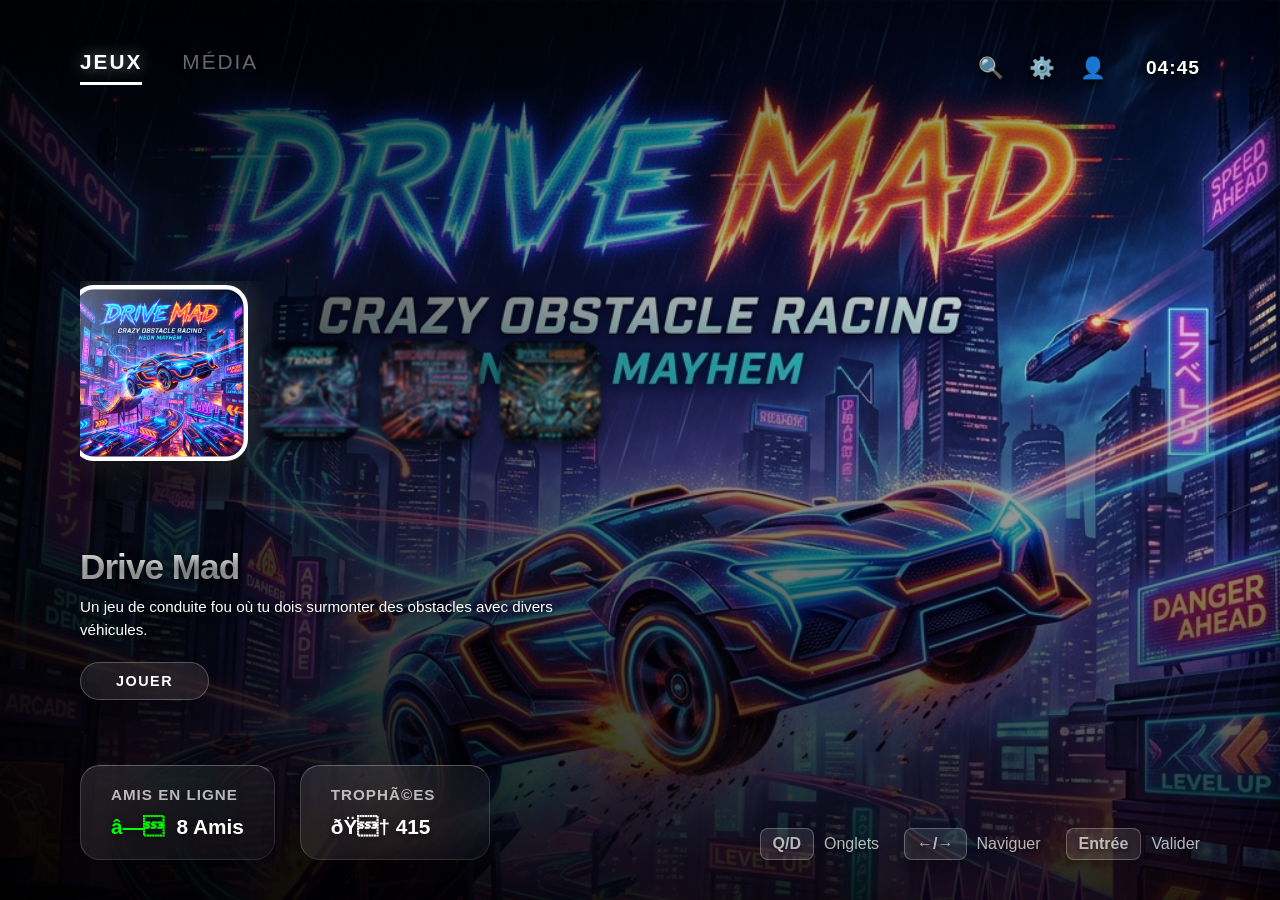
<file: PS5/index.html>
<!DOCTYPE html>
<html lang="fr">
<head>
    <meta charset="UTF-8">
    <meta name="viewport" content="width=device-width, initial-scale=1.0">
    <title>PS5 Console Experience - PC</title>
    <style>
        :root {
            --ps-blue: #0072ce;
            --font-main: 'Segoe UI', Roboto, Helvetica, Arial, sans-serif;
            --transition: all 0.3s cubic-bezier(0.25, 0.8, 0.25, 1);
        }

        * { margin: 0; padding: 0; box-sizing: border-box; outline: none; user-select: none; }

        body {
            background: linear-gradient(135deg, #0f2027, #203a43, #2c5364);
            background-color: #000;
            color: #fff;
            font-family: var(--font-main);
            overflow: hidden;
            height: 100vh;
            width: 100vw;
        }

        /* ArriÃ¨re-plan avec flou et dÃ©gradÃ© */
        .ps5-bg {
            position: fixed;
            top: 0; left: 0; width: 100%; height: 100%;
            background-size: cover;
            background-position: top center;
            transition: background-image 0.8s ease-in-out, opacity 0.8s ease-in-out;
            z-index: 1;
        }

        .ps5-bg::after {
            content: '';
            position: absolute;
            top: 0; left: 0; width: 100%; height: 100%;
            background: linear-gradient(to right, rgba(0,0,0,0.85) 0%, rgba(0,0,0,0.3) 50%, rgba(0,0,0,0) 100%),
                        linear-gradient(to bottom, rgba(0,0,0,0.5) 0%, rgba(0,0,0,0) 30%, rgba(0,0,0,0.85) 100%);
        }

        /* Layout Principal */
        .interface {
            display: flex;
            flex-direction: column;
            height: 100vh;
            padding: 50px 80px;
            position: relative;
            z-index: 2;
        }

        /* Top Navigation */
        .top-nav {
            display: flex;
            justify-content: space-between;
            align-items: center;
            margin-bottom: 40px;
            text-shadow: 0 2px 10px rgba(0,0,0,0.8);
        }

        .menu-tabs {
            display: flex;
            gap: 40px;
        }

        .menu-tabs span {
            font-size: 1.3rem;
            opacity: 0.4;
            font-weight: 500;
            cursor: pointer;
            transition: var(--transition);
            padding-bottom: 8px;
            border-bottom: 3px solid transparent;
            text-transform: uppercase;
            letter-spacing: 2px;
        }

        .menu-tabs span:hover { opacity: 0.8; }
        .menu-tabs span.active { opacity: 1; font-weight: 700; border-bottom: 3px solid white; text-shadow: 0 0 15px rgba(255,255,255,0.5); }

        .system-info { display: flex; align-items: center; gap: 25px; font-size: 1.3rem; }
        .system-info span { cursor: pointer; transition: 0.3s; filter: drop-shadow(0 2px 4px rgba(0,0,0,0.5)); }
        .system-info span:hover { transform: scale(1.2) translateY(-2px); text-shadow: 0 0 10px white; }
        #clock { font-weight: 600; font-size: 1.2rem; margin-left: 15px; letter-spacing: 1px; }

        /* Game Section */
        .game-display {
            display: flex;
            flex-direction: column;
            flex-grow: 1;
            justify-content: flex-end; /* Pousse le contenu vers le bas comme sur PS5 */
            padding-bottom: 150px;
        }

        /* Carrousel de Jeux */
        .game-carousel {
            display: flex;
            align-items: center;
            gap: 20px;
            margin-bottom: 30px;
            padding: 30px 0;
            overflow-x: auto;
            scroll-behavior: smooth;
            scrollbar-width: none; 
            -ms-overflow-style: none;
            /* Laisse de la place pour l'ombre de l'Ã©lÃ©ment actif */
        }
        .game-carousel::-webkit-scrollbar { display: none; }

        .game-item {
            flex-shrink: 0;
            width: 100px;
            height: 100px;
            border-radius: 20px;
            background-size: cover;
            background-position: center;
            border: 2px solid transparent;
            cursor: pointer;
            transition: all 0.4s cubic-bezier(0.175, 0.885, 0.32, 1.275);
            filter: brightness(0.6) saturate(0.7) blur(1px);
            box-shadow: 0 5px 15px rgba(0,0,0,0.5);
            position: relative;
            transform-origin: bottom center;
        }

        .game-item:hover { filter: brightness(0.9) saturate(1) blur(0px); transform: translateY(-8px) scale(1.05); border-color: rgba(255,255,255,0.3); }

        .game-item.active {
            width: 160px;
            height: 160px;
            border-color: #fff;
            border-width: 4px;
            filter: brightness(1) saturate(1.3) blur(0px);
            transform: translateY(-10px) scale(1.1);
            box-shadow: 0 20px 50px rgba(0,0,0,0.8), 0 0 30px rgba(255,255,255,0.3);
            z-index: 10;
        }
        
        /* Effet de brillance (glare) sur l'Ã©lÃ©ment actif */
        .game-item::after {
            content: '';
            position: absolute;
            top: 0; left: 0; right: 0; bottom: 0;
            border-radius: 16px;
            background: linear-gradient(135deg, rgba(255,255,255,0.4) 0%, rgba(255,255,255,0) 50%);
            opacity: 0;
            transition: opacity 0.4s;
            pointer-events: none;
        }
        .game-item.active::after { opacity: 1; }

        /* En-tÃªte du jeu (Titre + Bouton) */
        .game-header {
            margin-top: 15px;
            max-width: 600px;
            min-height: 120px; 
        }

        .game-header h1 {
            font-size: 2.2rem;
            font-weight: 600;
            letter-spacing: -1px;
            margin-bottom: 8px;
            text-shadow: 0 3px 12px rgba(0,0,0,0.8);
            line-height: 1.2;
            background: linear-gradient(to bottom, #fff 0%, #ccc 100%);
            -webkit-background-clip: text;
            background-clip: text;
            -webkit-text-fill-color: transparent;
            color: transparent;
        }

        .game-header p {
            font-size: 0.95rem;
            opacity: 0.8;
            line-height: 1.5;
            text-shadow: 0 2px 10px rgba(0,0,0,0.9);
            margin-bottom: 20px;
            max-width: 500px;
        }

        /* Bouton Jouer */
        .play-btn {
            background: rgba(255, 255, 255, 0.08);
            backdrop-filter: blur(15px);
            -webkit-backdrop-filter: blur(15px);
            border: 1px solid rgba(255, 255, 255, 0.25);
            color: white;
            padding: 10px 35px;
            font-size: 0.9rem;
            font-weight: 600;
            border-radius: 25px;
            cursor: pointer;
            transition: all 0.3s cubic-bezier(0.25, 0.8, 0.25, 1);
            box-shadow: 0 5px 15px rgba(0,0,0,0.3);
            text-transform: uppercase;
            letter-spacing: 1.5px;
            position: relative;
            overflow: hidden;
        }

        .play-btn::before {
            content: '';
            position: absolute;
            top: 0; left: -100%; width: 50%; height: 100%;
            background: linear-gradient(to right, transparent, rgba(255,255,255,0.4), transparent);
            transform: skewX(-20deg);
            transition: 0.5s;
        }

        .play-btn:hover {
            background: rgba(255, 255, 255, 0.95);
            color: #111;
            transform: scale(1.05) translateY(-1px);
            box-shadow: 0 8px 25px rgba(255,255,255,0.3);
            border-color: white;
        }
        
        .play-btn:hover::before { left: 150%; }
        .play-btn:active { transform: scale(0.96); }

        /* Lancement du jeu (Overlay personnalisÃ©) */
        .launch-overlay {
            position: fixed;
            top: 0; left: 0; width: 100vw; height: 100vh;
            z-index: 100;
            display: flex;
            flex-direction: column;
            justify-content: center;
            align-items: center;
            opacity: 0;
            pointer-events: none;
            transition: opacity 0.6s ease;
            overflow: hidden;
        }
        .launch-overlay .lo-bg {
            position: absolute; top:0;left:0;width:100%;height:100%;
            background-size: cover; background-position: center;
            filter: blur(25px) brightness(0.4); transform: scale(1.15);
        }
        .launch-overlay .lo-gradient {
            position: absolute; top:0;left:0;width:100%;height:100%;
            background: radial-gradient(ellipse at center, rgba(0,0,0,0.2) 0%, rgba(0,0,0,0.85) 100%);
        }
        .launch-overlay.active { opacity: 1; pointer-events: all; }

        .launch-content {
            position: relative; z-index: 2; text-align: center;
            display: flex; flex-direction: column; align-items: center; gap: 20px;
        }
        .launch-icon {
            width: 120px; height: 120px; border-radius: 28px;
            background-size: cover; background-position: center;
            box-shadow: 0 15px 50px rgba(0,0,0,0.7);
            animation: launchIconPulse 2s infinite ease-in-out;
        }
        .launch-title {
            font-size: 2rem; font-weight: 600; color: white;
            text-shadow: 0 0 30px rgba(255,255,255,0.3); letter-spacing: 1px;
        }
        .launch-subtitle {
            font-size: 0.85rem; opacity: 0.6; color: white;
            text-transform: uppercase; letter-spacing: 3px;
        }
        .launch-progress-bar {
            width: 200px; height: 3px; background: rgba(255,255,255,0.15);
            border-radius: 3px; overflow: hidden; margin-top: 10px;
        }
        .launch-progress-fill {
            width: 0%; height: 100%; border-radius: 3px;
            background: linear-gradient(90deg, #0072ce, #00d4ff);
            animation: loadBar 2.5s ease-in-out forwards;
        }
        @keyframes loadBar { 0%{width:0%} 60%{width:70%} 100%{width:100%} }
        @keyframes launchIconPulse {
            0%,100%{transform:scale(1);box-shadow:0 15px 50px rgba(0,0,0,0.7)}
            50%{transform:scale(1.04);box-shadow:0 20px 60px rgba(0,114,206,0.4)}
        }

        /* Modal Panel (Settings, Profile, Search) */
        .modal-panel {
            position: fixed; top:0; right:-450px; width:420px; height:100vh;
            background: linear-gradient(180deg, rgba(20,20,30,0.97) 0%, rgba(10,10,18,0.99) 100%);
            backdrop-filter: blur(40px); z-index: 90;
            transition: right 0.4s cubic-bezier(0.25,0.8,0.25,1);
            border-left: 1px solid rgba(255,255,255,0.08);
            padding: 40px 30px; overflow-y: auto;
            box-shadow: -10px 0 40px rgba(0,0,0,0.6);
        }
        .modal-panel.open { right: 0; }
        .modal-panel-header {
            display:flex; justify-content:space-between; align-items:center;
            margin-bottom: 30px; padding-bottom: 15px;
            border-bottom: 1px solid rgba(255,255,255,0.1);
        }
        .modal-panel-header h2 {
            font-size: 1.3rem; font-weight: 600; color: #fff;
        }
        .modal-close {
            background: rgba(255,255,255,0.1); border: none; color: white;
            width: 32px; height: 32px; border-radius: 50%; cursor: pointer;
            font-size: 1.1rem; display:flex;align-items:center;justify-content:center;
            transition: 0.3s;
        }
        .modal-close:hover { background: rgba(255,255,255,0.25); }
        .modal-overlay {
            position:fixed;top:0;left:0;width:100%;height:100%;
            background:rgba(0,0,0,0.5);z-index:89;
            opacity:0;pointer-events:none;transition:opacity 0.3s;
        }
        .modal-overlay.open { opacity:1;pointer-events:all; }

        .setting-item {
            display:flex;justify-content:space-between;align-items:center;
            padding:14px 0; border-bottom:1px solid rgba(255,255,255,0.05);
        }
        .setting-item label { font-size:0.9rem; color:rgba(255,255,255,0.8); }
        .toggle-switch {
            width:42px;height:22px;background:rgba(255,255,255,0.15);border-radius:11px;
            position:relative;cursor:pointer;transition:0.3s;
        }
        .toggle-switch.on { background:#0072ce; }
        .toggle-switch::after {
            content:'';position:absolute;top:2px;left:2px;width:18px;height:18px;
            background:white;border-radius:50%;transition:0.3s;
        }
        .toggle-switch.on::after { left:22px; }

        .profile-avatar {
            width:90px;height:90px;border-radius:50%;margin:0 auto 12px;
            background:linear-gradient(135deg,#0072ce,#00d4ff);display:flex;
            align-items:center;justify-content:center;font-size:2.2rem;
            position:relative;cursor:pointer;transition:0.3s;
            box-shadow:0 6px 25px rgba(0,114,206,0.4);
        }
        .profile-avatar:hover { transform:scale(1.06); box-shadow:0 8px 30px rgba(0,114,206,0.6); }
        .profile-avatar .edit-badge {
            position:absolute;bottom:0;right:0;width:26px;height:26px;border-radius:50%;
            background:rgba(0,0,0,0.7);border:2px solid rgba(255,255,255,0.3);
            display:flex;align-items:center;justify-content:center;font-size:0.7rem;
        }
        .profile-name { text-align:center;font-size:1.15rem;font-weight:600;color:white;margin-bottom:3px; }
        .profile-name-edit { background:none;border:none;color:white;font-size:1.15rem;font-weight:600;text-align:center;width:100%;font-family:var(--font-main);outline:none;border-bottom:1px solid transparent;transition:0.2s; }
        .profile-name-edit:focus { border-bottom-color:var(--ps-blue); }
        .profile-id { text-align:center;font-size:0.75rem;color:rgba(255,255,255,0.35);margin-bottom:8px; }
        .profile-status { text-align:center;font-size:0.7rem;margin-bottom:18px; display:flex;justify-content:center;gap:6px;align-items:center; }
        .profile-status .dot { width:8px;height:8px;border-radius:50%; }
        .profile-section-title {
            font-size:0.7rem;text-transform:uppercase;letter-spacing:1.5px;
            color:rgba(255,255,255,0.3);margin:16px 0 8px;padding-top:10px;
            border-top:1px solid rgba(255,255,255,0.06);
        }
        .profile-stat {
            display:flex;justify-content:space-between;padding:10px 0;
            border-bottom:1px solid rgba(255,255,255,0.04);color:rgba(255,255,255,0.65);
            font-size:0.85rem;
        }
        .profile-stat span:last-child { color:white;font-weight:600; }
        .profile-xp-bar { width:100%;height:6px;background:rgba(255,255,255,0.1);border-radius:6px;overflow:hidden;margin:6px 0 4px; }
        .profile-xp-fill { height:100%;border-radius:6px;background:linear-gradient(90deg,var(--ps-blue),#00d4ff);transition:width 0.8s ease; }
        .profile-xp-text { display:flex;justify-content:space-between;font-size:0.65rem;color:rgba(255,255,255,0.35); }
        .trophy-row { display:flex;gap:10px;margin:8px 0; }
        .trophy-badge { flex:1;text-align:center;padding:10px 4px;background:rgba(255,255,255,0.04);border-radius:10px;border:1px solid rgba(255,255,255,0.06); }
        .trophy-badge .emoji { font-size:1.2rem;display:block;margin-bottom:4px; }
        .trophy-badge .count { font-size:0.85rem;font-weight:700;color:white; }
        .trophy-badge .label { font-size:0.6rem;color:rgba(255,255,255,0.35);text-transform:uppercase;letter-spacing:0.5px; }
        .friend-item { display:flex;align-items:center;gap:10px;padding:7px 0; }
        .friend-avatar { width:28px;height:28px;border-radius:50%;display:flex;align-items:center;justify-content:center;font-size:0.7rem;flex-shrink:0; }
        .friend-info { flex:1;min-width:0; }
        .friend-info h5 { font-size:0.8rem;font-weight:500;color:rgba(255,255,255,0.85);white-space:nowrap;overflow:hidden;text-overflow:ellipsis; }
        .friend-info p { font-size:0.65rem;color:rgba(255,255,255,0.35); }
        .friend-status { width:8px;height:8px;border-radius:50%;flex-shrink:0; }
        .profile-action {
            display:flex;align-items:center;gap:12px;padding:11px 0;
            border-bottom:1px solid rgba(255,255,255,0.04);cursor:pointer;
            color:rgba(255,255,255,0.6);font-size:0.85rem;transition:0.2s;
        }
        .profile-action:hover { color:white; }
        .profile-action .act-icon { font-size:1rem;width:22px;text-align:center; }
        .profile-action.danger { color:rgba(229,9,20,0.7); }
        .profile-action.danger:hover { color:#e50914; }

        .search-input {
            width:100%;padding:12px 18px;background:rgba(255,255,255,0.08);
            border:1px solid rgba(255,255,255,0.15);border-radius:12px;
            color:white;font-size:0.95rem;font-family:var(--font-main);
            margin-bottom:20px;transition:0.3s;
        }
        .search-input:focus { border-color:#0072ce;background:rgba(255,255,255,0.12);outline:none; }
        .search-input::placeholder { color:rgba(255,255,255,0.3); }
        .search-result {
            display:flex;align-items:center;gap:12px;padding:10px;
            border-radius:10px;cursor:pointer;transition:0.2s;
        }
        .search-result:hover { background:rgba(255,255,255,0.08); }
        .search-result-icon {
            width:40px;height:40px;border-radius:10px;background-size:cover;
            background-position:center;flex-shrink:0;
        }
        .search-result-text h4 { font-size:0.9rem;color:white;margin-bottom:2px; }
        .search-result-text p { font-size:0.75rem;color:rgba(255,255,255,0.4); }

        /* Widgets (Bottom) */
        .widgets-container {
            position: absolute;
            bottom: 40px;
            left: 80px;
            display: flex;
            gap: 25px;
        }

        .widget {
            background: linear-gradient(135deg, rgba(255,255,255,0.1) 0%, rgba(255,255,255,0.02) 100%);
            backdrop-filter: blur(30px);
            -webkit-backdrop-filter: blur(30px);
            padding: 20px 30px;
            border-radius: 20px;
            border: 1px solid rgba(255,255,255,0.1);
            border-top: 1px solid rgba(255,255,255,0.3);
            border-left: 1px solid rgba(255,255,255,0.2);
            transition: var(--transition);
            cursor: pointer;
            min-width: 190px;
            box-shadow: 0 15px 35px rgba(0,0,0,0.4);
        }

        .widget:hover {
            background: linear-gradient(135deg, rgba(255,255,255,0.15) 0%, rgba(255,255,255,0.05) 100%);
            transform: translateY(-8px) scale(1.02);
            border-color: rgba(255,255,255,0.4);
            box-shadow: 0 20px 40px rgba(0,0,0,0.6);
        }

        .widget h4 { font-size: 0.95rem; text-transform: uppercase; opacity: 0.7; margin-bottom: 12px; font-weight: 600; letter-spacing: 1px;}
        .widget-content { font-weight: 700; font-size: 1.3rem; display: flex; align-items: center; gap: 12px; text-shadow: 0 2px 5px rgba(0,0,0,0.5); }

        /* Guide des contrÃ´les */
        .controls-hint {
            position: absolute;
            bottom: 40px;
            right: 80px;
            display: flex;
            gap: 25px;
            opacity: 0.7;
            font-size: 1rem;
            font-weight: 500;
        }

        .controls-hint div {
            display: flex;
            align-items: center;
            gap: 10px;
            text-shadow: 0 2px 4px rgba(0,0,0,0.8);
        }

        .key {
            background: rgba(255,255,255,0.15);
            backdrop-filter: blur(10px);
            padding: 6px 12px;
            border-radius: 8px;
            font-weight: 700;
            border: 1px solid rgba(255,255,255,0.4);
            box-shadow: 0 4px 10px rgba(0,0,0,0.3);
        }

        /* Animations */
        @keyframes slideIn { 
            from { transform: translateY(30px) scale(0.95); opacity: 0; filter: blur(5px); } 
            to { transform: translateY(0) scale(1); opacity: 1; filter: blur(0); } 
        }
        @keyframes pulseLogo {
            0%, 100% { opacity: 1; transform: scale(1); filter: drop-shadow(0 0 10px white); }
            50% { opacity: 0.6; transform: scale(0.98); filter: drop-shadow(0 0 2px white); }
        }

        /* =========================================
           RESPONSIVE DESIGN (Tablettes & Mobiles)
           ========================================= */
        @media (max-width: 1024px) {
            .interface { padding: 30px 40px; }
            .widgets-container { left: 40px; bottom: 20px; }
            .controls-hint { right: 40px; bottom: 20px; }
        }

        @media (max-width: 768px) {
            body { background-size: cover; background-position: center; }
            .interface { padding: 20px; }
            .top-nav { flex-direction: column; gap: 20px; margin-bottom: 20px; }
            .menu-tabs { width: 100%; justify-content: center; gap: 30px; }
            .system-info { width: 100%; justify-content: center; gap: 20px; font-size: 1.1rem; }
            
            .game-display { padding-bottom: 80px; }
            .game-carousel { padding: 15px 0; margin-bottom: 10px; }
            .game-item { width: 70px; height: 70px; }
            .game-item.active { width: 120px; height: 120px; transform: translateY(-5px) scale(1.1); }
            
            .game-header { text-align: center; margin: 0 auto; display: flex; flex-direction: column; align-items: center; }
            .game-header h1 { font-size: 1.8rem; }
            .game-header p { font-size: 0.85rem; max-width: 100%; }
            .play-btn { width: 100%; max-width: 200px; padding: 12px 20px; }
            
            .widgets-container { display: none; } /* Hide widgets on small screens */
            .controls-hint { display: none; } /* Hide keyboard controls on mobile */
            
            .modal-panel { width: 95vw; height: 90vh; }
        }

    </style>
</head>
<body>

    <!-- Overlay de lancement personnalisÃ© -->
    <div class="launch-overlay" id="launch-overlay">
        <div class="lo-bg" id="lo-bg"></div>
        <div class="lo-gradient"></div>
        <div class="launch-content">
            <div class="launch-icon" id="launch-icon"></div>
            <div class="launch-title" id="launch-title">Chargement...</div>
            <div class="launch-subtitle" id="launch-subtitle">PrÃ©paration</div>
            <div class="launch-subtitle" id="launch-subtitle">Préparation</div>
            <div class="launch-progress-bar"><div class="launch-progress-fill" id="launch-fill"></div></div>
        </div>
    </div>

    <!-- Modal Overlay -->
    <div class="modal-overlay" id="modal-overlay" onclick="closeAllPanels()"></div>

    <!-- Panneau Recherche -->
    <div class="modal-panel" id="panel-search">
        <div class="modal-panel-header"><h2>🔍 Recherche</h2><button class="modal-close" onclick="closeAllPanels()">✕</button></div>
        <input type="text" class="search-input" id="search-input" placeholder="Rechercher un jeu ou média..." oninput="filterSearch()">
        <div id="search-results"></div>
    </div>

    <div class="modal-panel" id="panel-settings">
        <div class="modal-panel-header"><h2>⚙️ Paramètres</h2><button class="modal-close" onclick="closeAllPanels()">✕</button></div>
        
        <div style="font-size:0.75rem;text-transform:uppercase;letter-spacing:1.5px;color:rgba(255,255,255,0.35);margin-bottom:10px;margin-top:5px;">Affichage</div>
        
        <div class="setting-item">
            <label>Échelle de l'interface</label>
            <div style="display:flex;align-items:center;gap:8px;">
                <span id="scale-val" style="font-size:0.8rem;color:rgba(255,255,255,0.6);min-width:35px;text-align:right;">100%</span>
                <input type="range" min="70" max="130" value="100" id="scale-slider" oninput="applyScale(this.value)" style="width:100px;accent-color:#0072ce;">
            </div>
        </div>
        <div class="setting-item">
            <label>Flou de l'arrière-plan</label>
            <div style="display:flex;align-items:center;gap:8px;">
                <span id="blur-val" style="font-size:0.8rem;color:rgba(255,255,255,0.6);min-width:25px;text-align:right;">0</span>
                <input type="range" min="0" max="20" value="0" id="blur-slider" oninput="applyBlur(this.value)" style="width:100px;accent-color:#0072ce;">
            </div>
        </div>
        <div class="setting-item"><label>Mode sombre renforcé</label><div class="toggle-switch" id="toggle-dark" onclick="toggleSetting(this)"></div></div>
        <div class="setting-item"><label>Afficher les widgets</label><div class="toggle-switch on" id="toggle-widgets" onclick="toggleSetting(this)"></div></div>
        <div class="setting-item"><label>Afficher les contrôles</label><div class="toggle-switch on" id="toggle-controls" onclick="toggleSetting(this)"></div></div>
        <div class="setting-item"><label>Plein écran</label><div class="toggle-switch" id="toggle-fs" onclick="toggleFullscreen(this)"></div></div>

        <div style="font-size:0.75rem;text-transform:uppercase;letter-spacing:1.5px;color:rgba(255,255,255,0.35);margin:18px 0 10px;">Audio</div>
        
        <div class="setting-item"><label>Son de navigation</label><div class="toggle-switch on" id="toggle-sound" onclick="toggleSetting(this)"></div></div>
        <div class="setting-item">
            <label>Volume</label>
            <div style="display:flex;align-items:center;gap:8px;">
                <span id="vol-val" style="font-size:0.8rem;color:rgba(255,255,255,0.6);min-width:25px;text-align:right;">20</span>
                <input type="range" min="0" max="100" value="20" id="vol-slider" oninput="applyVolume(this.value)" style="width:100px;accent-color:#0072ce;">
            </div>
        </div>
        <div class="setting-item"><label>Animations</label><div class="toggle-switch on" id="toggle-anim" onclick="toggleSetting(this)"></div></div>
        
        <div style="font-size:0.75rem;text-transform:uppercase;letter-spacing:1.5px;color:rgba(255,255,255,0.35);margin:18px 0 10px;">Thème</div>
        
        <div class="setting-item">
            <label>Couleur d'accent</label>
            <div style="display:flex;gap:6px;">
                <div class="color-dot" onclick="applyAccent('#0072ce')" style="width:22px;height:22px;border-radius:50%;background:#0072ce;cursor:pointer;border:2px solid white;"></div>
                <div class="color-dot" onclick="applyAccent('#e50914')" style="width:22px;height:22px;border-radius:50%;background:#e50914;cursor:pointer;border:2px solid transparent;"></div>
                <div class="color-dot" onclick="applyAccent('#1db954')" style="width:22px;height:22px;border-radius:50%;background:#1db954;cursor:pointer;border:2px solid transparent;"></div>
                <div class="color-dot" onclick="applyAccent('#9146ff')" style="width:22px;height:22px;border-radius:50%;background:#9146ff;cursor:pointer;border:2px solid transparent;"></div>
                <div class="color-dot" onclick="applyAccent('#ff6b00')" style="width:22px;height:22px;border-radius:50%;background:#ff6b00;cursor:pointer;border:2px solid transparent;"></div>
            </div>
        </div>

        <button onclick="resetSettings()" style="width:100%;margin-top:25px;padding:10px;background:rgba(255,255,255,0.06);border:1px solid rgba(255,255,255,0.1);color:rgba(255,255,255,0.6);border-radius:10px;cursor:pointer;font-size:0.85rem;font-family:var(--font-main);transition:0.2s;" onmouseover="this.style.background='rgba(255,255,255,0.12)'" onmouseout="this.style.background='rgba(255,255,255,0.06)'">🔄 Réinitialiser les paramètres</button>
    </div>

    <!-- Panneau Profil -->
    <div class="modal-panel" id="panel-profile">
        <div class="modal-panel-header"><h2>👤 Profil</h2><button class="modal-close" onclick="closeAllPanels()">✕</button></div>
        
        <div class="profile-avatar" id="profile-avatar" onclick="cycleAvatar()">
            <span id="avatar-emoji">🎮</span>
            <div class="edit-badge">✏️</div>
        </div>
        <input class="profile-name-edit" id="profile-name-input" value="Joueur PS5" maxlength="20" spellcheck="false">
        <div class="profile-id">ID: PS5-Player-2026</div>
        <div class="profile-status">
            <div class="dot" id="status-dot" style="background:#00ff00"></div>
            <span id="status-text" style="color:rgba(255,255,255,0.5);cursor:pointer" onclick="cycleStatus()">En ligne</span>
        </div>

        <!-- XP / Niveau -->
        <div class="profile-section-title">Progression</div>
        <div class="profile-stat"><span>Niveau</span><span>42</span></div>
        <div class="profile-xp-bar"><div class="profile-xp-fill" style="width:68%"></div></div>
        
        <!-- Trophées -->
        <div class="profile-section-title">Trophées</div>
        <div class="trophy-row">
            <div class="trophy-badge"><span class="emoji">🥇</span><span class="count">12</span><span class="label">Or</span></div>
            <div class="trophy-badge"><span class="emoji">🥈</span><span class="count">47</span><span class="label">Argent</span></div>
            <div class="trophy-badge"><span class="emoji">🥉</span><span class="count">156</span><span class="label">Bronze</span></div>
            <div class="trophy-badge"><span class="emoji">🏆</span><span class="count">200</span><span class="label">Platine</span></div>
        </div>

        <!-- Stats -->
        <div class="profile-section-title">Statistiques</div>
        <div class="profile-stat"><span>Jeux joués</span><span>4</span></div>
        <div class="profile-stat"><span>Temps de jeu total</span><span>128h</span></div>
        <div class="profile-stat"><span>Jeu le plus joué</span><span>Drive Mad</span></div>
        <div class="profile-stat"><span>Dernière session</span><span>Aujourd'hui</span></div>
        <div class="profile-stat"><span>Médias ouverts</span><span>23 fois</span></div>

        <!-- Amis -->
        <div class="profile-section-title">Amis (8)</div>
        <div id="friends-list"></div>

        <!-- Activité récente -->
        <div class="profile-section-title">Activité récente</div>
        <div class="profile-stat"><span>🏆 Trophée obtenu</span><span style="font-size:0.75rem;opacity:0.5">il y a 2h</span></div>
        <div class="profile-stat"><span>🎮 Drive Mad joué</span><span style="font-size:0.75rem;opacity:0.5">il y a 3h</span></div>
        <div class="profile-stat"><span>🎵 Spotify ouvert</span><span style="font-size:0.75rem;opacity:0.5">il y a 5h</span></div>
        <div class="profile-stat"><span>🏆 Trophée obtenu</span><span style="font-size:0.75rem;opacity:0.5">Hier</span></div>

        <!-- Options -->
        <div class="profile-section-title">Options</div>
        <div class="profile-action" onclick="editAvatar()"><span class="act-icon">🖼️</span> Changer l'avatar</div>
        <div class="profile-action" onclick="togglePrivacy()"><span class="act-icon">🔒</span> <span id="privacy-label">Mode privé : Désactivé</span></div>
        <div class="profile-action" onclick="exportProfile()"><span class="act-icon">📤</span> Exporter les données</div>
        <div class="profile-action" onclick="switchUser()"><span class="act-icon">🔄</span> Changer de compte</div>
        <div class="profile-action danger" onclick="if(confirm('Vraiment se déconnecter ?')) closeAllPanels()"><span class="act-icon">🚪</span> Se déconnecter</div>
    </div>

    <!-- Container pour le jeu actif -->
    <div id="game-container" style="display: none; position: fixed; top: 0; left: 0; width: 100vw; height: 100vh; z-index: 200; background: #000;">
        <button id="close-game-btn" style="position: absolute; top: 20px; left: 20px; z-index: 201; padding: 10px 20px; background: rgba(0,0,0,0.5); color: white; border: 2px solid white; border-radius: 20px; cursor: pointer; font-family: var(--font-main); font-weight: bold; text-transform: uppercase;">Quitter le jeu (Échap)</button>
        <iframe id="game-iframe" src="" style="width: 100%; height: 100%; border: none;"></iframe>
    </div>

    <!-- Audio pour le son de navigation -->
    <audio id="nav-sound" src="assets/images/media_1.mp3" preload="auto"></audio>

    <div class="ps5-bg" id="main-bg"></div>

    <div class="interface">
        <nav class="top-nav">
            <div class="menu-tabs">
                <span id="tab-jeux" class="active" onclick="switchTab('jeux')">Jeux</span>
                <span id="tab-media" onclick="switchTab('media')">Média</span>
            </div>
            <div class="system-info">
                <span title="Recherche" id="btn-search" onclick="openPanel('search')">🔍</span>
                <span title="Paramètres" id="btn-settings" onclick="openPanel('settings')">⚙️</span>
                <span title="Profil" id="btn-profile" onclick="openPanel('profile')">👤</span>
                <span id="clock">00:00</span>
            </div>
        </nav>

        <div class="game-display">
            <div class="game-carousel" id="carousel">
                <!-- Les jeux/médias seront injectés ici -->
            </div>

            <div class="game-header" id="game-text">
                <h1 id="title">Titre</h1>
                <p id="desc">Description du jeu...</p>
                <button class="play-btn" id="play-btn">Jouer</button>
            </div>
        </div>
        
        <div class="widgets-container" id="widgets-container">
            <!-- Widgets will be updated dynamically based on tab -->
        </div>

        <div class="controls-hint">
            <div><span class="key">Q/D</span> Onglets</div>
            <div><span class="key">←/→</span> Naviguer</div>
            <div><span class="key">Entrée</span> Valider</div>
        </div>
    </div>

    <script>
        // Base de données étendue de jeux et médias
        const data = {
            jeux: [
                {
                    title: "Drive Mad",
                    desc: "Un jeu de conduite fou où tu dois surmonter des obstacles avec divers véhicules.",
                    icon: "assets/images/drive_mad_cover.png",
                    bg: "assets/images/drive_mad_cover.png",
                    actionText: "Jouer",
                    path: "jeux/jeux_dostacle/index.html",
                    loadColor: "#ff6b00"
                },
                {
                    title: "Andev Tennis",
                    desc: "Un jeu de tennis classique contre l'ordinateur.",
                    icon: "assets/images/tennis_cover.png",
                    bg: "assets/images/tennis_cover.png",
                    actionText: "Jouer",
                    path: "jeux/jeux_de_tenis/index.html",
                    loadColor: "#00d4ff"
                },
                {
                    title: "Escape Road",
                    desc: "Échappe à la police dans cette course poursuite infernale en 3D.",
                    icon: "assets/images/escape_road_cover.png",
                    bg: "assets/images/escape_road_cover.png",
                    actionText: "Jouer",
                    path: "jeux/jeux_de_courepoursute/index.html",
                    loadColor: "#e32636"
                },
                {
                    title: "Stick Merge",
                    desc: "Fusionne des armes et tire sur tes ennemis dans ce jeu de tir passionnant.",
                    icon: "assets/images/stick_merge_cover.png",
                    bg: "assets/images/stick_merge_cover.png",
                    actionText: "Jouer",
                    path: "jeux/jeux_de_tire/indexx.html",
                    loadColor: "#39ff14"
                }
            ],
            media: [
                {
                    title: "Netflix",
                    desc: "Films, séries et bien plus en illimité.",
                    icon: "assets/images/netflix_cover.png",
                    bg: "assets/images/netflix_cover.png",
                    actionText: "Ouvrir",
                    path: "jeux/netflix/index.html",
                    loadColor: "#e50914"
                },
                {
                    title: "YouTube",
                    desc: "Regardez vos vidéos et créateurs préférés.",
                    icon: "assets/images/youtube_cover.png",
                    bg: "assets/images/youtube_cover.png",
                    actionText: "Ouvrir",
                    path: "jeux/youtube/index.html",
                    loadColor: "#ff0000"
                },
                {
                    title: "Disney+",
                    desc: "Le meilleur de Disney, Marvel et Star Wars.",
                    icon: "assets/images/disney_icon.jpg",
                    bg: "assets/images/media_2.jpg",
                    actionText: "Ouvrir",
                    path: "jeux/disney/index.html",
                    loadColor: "#0063e5"
                },
                {
                    title: "Spotify",
                    desc: "Écoutez votre musique pendant que vous jouez.",
                    icon: "assets/images/spotify_icon.jpg",
                    bg: "assets/images/media_43.jpg",
                    actionText: "Ouvrir",
                    path: "jeux/spotify/index.html",
                    loadColor: "#1db954"
                },
                {
                    title: "Twitch",
                    desc: "Regardez des diffusions en direct de jeux, musique et sports.",
                    icon: "assets/images/twitch_icon.jpg",
                    bg: "assets/images/media_69.jpg",
                    actionText: "Ouvrir",
                    path: "jeux/twitch/index.html",
                    loadColor: "#9146ff"
                }
            ]
        };

        let currentTab = 'jeux';
        let currentIndex = 0; // Commence sur le premier jeu
        const carousel = document.getElementById('carousel');
        const mainBg = document.getElementById('main-bg');
        const titleText = document.getElementById('title');
        const descText = document.getElementById('desc');
        const playBtn = document.getElementById('play-btn');
        const navSound = document.getElementById('nav-sound');
        const launchOverlay = document.getElementById('launch-overlay');
        const launchIcon = document.getElementById('launch-icon');
        const launchTitle = document.getElementById('launch-title');
        const launchSubtitle = document.getElementById('launch-subtitle');
        const launchFill = document.getElementById('launch-fill');
        const loBg = document.getElementById('lo-bg');
        const widgetsContainer = document.getElementById('widgets-container');
        const gameContainer = document.getElementById('game-container');
        const gameIframe = document.getElementById('game-iframe');
        const closeGameBtn = document.getElementById('close-game-btn');

        let playSound = function() {
            navSound.currentTime = 0;
            navSound.volume = 0.2;
            navSound.play().catch(e => console.log("L'audio nÃ©cessite une interaction prÃ©alable."));
        };

        function init() {
            renderCarousel();
            updateWidgets();
        }

        function renderCarousel() {
            carousel.innerHTML = '';
            const items = data[currentTab];
            items.forEach((item, i) => {
                const div = document.createElement('div');
                div.className = `game-item ${i === currentIndex ? 'active' : ''}`;
                div.style.backgroundImage = `url('${item.icon}')`;
                div.id = `item-${i}`;
                
                div.onclick = () => {
                    if(currentIndex !== i) {
                        playSound();
                        selectItem(i);
                    }
                };
                carousel.appendChild(div);
            });
            updateUI();
        }

        function selectItem(index) {
            currentIndex = index;
            const items = document.querySelectorAll('.game-item');
            
            items.forEach((item, i) => {
                item.classList.toggle('active', i === index);
            });

            // Scroller le carrousel pour centrer l'Ã©lÃ©ment actif
            const activeItem = document.getElementById(`item-${index}`);
            if(activeItem) {
                activeItem.scrollIntoView({ behavior: 'smooth', block: 'nearest', inline: 'center' });
            }

            updateUI();
        }

        function updateUI() {
            const item = data[currentTab][currentIndex];
            if (!item) return;
            
            // Changement de fond
            const img = new Image();
            img.src = item.bg;
            img.onload = () => {
                mainBg.style.backgroundImage = `url('${item.bg}')`;
            };
            // Fallback s'il y a une erreur rÃ©seau
            img.onerror = () => {
                mainBg.style.backgroundImage = `url('${item.bg}')`;
            }

            // Reset animations
            titleText.style.animation = 'none';
            descText.style.animation = 'none';
            playBtn.style.animation = 'none';
            void titleText.offsetWidth; // DÃ©clenche un reflow
            
            titleText.style.animation = 'slideIn 0.3s ease-out forwards';
            descText.style.animation = 'slideIn 0.4s ease-out forwards';
            playBtn.style.animation = 'slideIn 0.5s ease-out forwards';
            
            titleText.innerText = item.title;
            descText.innerText = item.desc;
            playBtn.innerText = item.actionText;
        }

        function updateWidgets() {
            widgetsContainer.innerHTML = '';
            if (currentTab === 'jeux') {
                widgetsContainer.innerHTML = `
                    <div class="widget">
                        <h4>Amis en ligne</h4>
                        <div class="widget-content"><span style="color: #00ff00;">â—</span> 8 Amis</div>
                    </div>
                    <div class="widget">
                        <h4>TrophÃ©es</h4>
                        <div class="widget-content">ðŸ† 415</div>
                    </div>
                `;
            } else {
                widgetsContainer.innerHTML = `
                    <div class="widget">
                        <h4>RÃ©cemment utilisÃ©</h4>
                        <div class="widget-content">Netflix</div>
                    </div>
                    <div class="widget">
                        <h4>Stockage MÃ©dia</h4>
                        <div class="widget-content">42 Go libres</div>
                    </div>
                `;
            }
        }

        // Ã‰vÃ©nement du bouton Jouer/Ouvrir
        playBtn.addEventListener('click', () => {
            playSound();
            const item = data[currentTab][currentIndex];
            // Ã‰cran de chargement personnalisÃ©
            loBg.style.backgroundImage = `url('${item.bg}')`;
            launchIcon.style.backgroundImage = `url('${item.icon}')`;
            launchTitle.textContent = item.title;
            launchSubtitle.textContent = currentTab === 'jeux' ? 'Lancement du jeu...' : 'Ouverture...';
            // Reset progress bar animation
            launchFill.style.animation = 'none';
            void launchFill.offsetWidth;
            if (item.loadColor) {
                launchFill.style.background = `linear-gradient(90deg, ${item.loadColor}, #fff)`;
            } else {
                launchFill.style.background = 'linear-gradient(90deg, #0072ce, #00d4ff)';
            }
            launchFill.style.animation = 'loadBar 2.5s ease-in-out forwards';
            launchOverlay.classList.add('active');
            
            setTimeout(() => {
                launchOverlay.classList.remove('active');
                if (item.path) {
                    gameIframe.src = item.path;
                    gameContainer.style.display = 'block';
                    gameIframe.focus();
                } else {
                    alert("Ce mÃ©dia n'est pas encore disponible !");
                }
            }, 2800);
        });

        closeGameBtn.addEventListener('click', () => {
            gameContainer.style.display = 'none';
            gameIframe.src = '';
            playSound();
        });

        // Onglets du menu principal
        function switchTab(tab) {
            if (currentTab === tab) return;
            playSound();
            currentTab = tab;
            currentIndex = 0; // RÃ©initialiser l'index
            
            document.getElementById('tab-jeux').classList.toggle('active', tab === 'jeux');
            document.getElementById('tab-media').classList.toggle('active', tab === 'media');
            
            renderCarousel();
            updateWidgets();
        }

        // Navigation Clavier
        window.addEventListener('keydown', (e) => {
            if (e.key === "Escape" && gameContainer.style.display === 'block') {
                closeGameBtn.click();
            }
            if (gameContainer.style.display === 'block') return; // Bloquer la navigation en jeu

            if (e.key === "ArrowRight") {
                navigate(1);
            } else if (e.key === "ArrowLeft") {
                navigate(-1);
            } else if (e.key === "Enter") {
                playBtn.click();
            } else if (e.key === "q" || e.key === "Q") {
                switchTab('jeux'); // Simule L1
            } else if (e.key === "d" || e.key === "D") {
                switchTab('media'); // Simule R1
            }
        });

        // Horloge
        function updateClock() {
            const now = new Date();
            let hours = now.getHours().toString().padStart(2, '0');
            let minutes = now.getMinutes().toString().padStart(2, '0');
            document.getElementById('clock').innerText = hours + ':' + minutes;
        }

        setInterval(updateClock, 1000);
        updateClock();
        

        // --- COMPATIBILITÃ‰ MANETTE ---

        let gamepadIndex = null;
        let lastInputTime = 0;
        const inputDelay = 200; // DÃ©lai en ms pour Ã©viter un dÃ©filement trop rapide
        const tabDelay = 400; // DÃ©lai pour changer d'onglet
        let lastTabTime = 0;

        // DÃ©tecter la connexion de la manette
        window.addEventListener("gamepadconnected", (e) => {
            console.log("Manette connectÃ©e :", e.gamepad.id);
            gamepadIndex = e.gamepad.index;
        });

        window.addEventListener("gamepaddisconnected", (e) => {
            console.log("Manette dÃ©connectÃ©e");
            gamepadIndex = null;
        });

        function handleGamepadInput() {
            if (gamepadIndex === null) return;

            const gamepad = navigator.getGamepads()[gamepadIndex];
            if (!gamepad) return;

            const now = Date.now();
            
            if (gameContainer.style.display === 'block') {
                // Si on est en jeu, le bouton Rond/B (Index 1) quitte le jeu
                if (gamepad.buttons[1] && gamepad.buttons[1].pressed) {
                    if (now - lastInputTime > inputDelay) {
                        closeGameBtn.click();
                        lastInputTime = now;
                    }
                }
                return; // Bloque la navigation console
            }

            // L1 / R1 pour les onglets
            if (now - lastTabTime > tabDelay) {
                if (gamepad.buttons[4].pressed) { // L1
                    switchTab('jeux');
                    lastTabTime = now;
                } else if (gamepad.buttons[5].pressed) { // R1
                    switchTab('media');
                    lastTabTime = now;
                }
            }

            if (now - lastInputTime < inputDelay) return;

            // 1. Navigation Gauche / Droite (Joystick gauche ou D-pad)
            const xAxis = gamepad.axes[0]; // Joystick Gauche
            const dPadLeft = gamepad.buttons[14].pressed;
            const dPadRight = gamepad.buttons[15].pressed;

            if (xAxis > 0.5 || dPadRight) {
                navigate(1);
                lastInputTime = now;
            } else if (xAxis < -0.5 || dPadLeft) {
                navigate(-1);
                lastInputTime = now;
            }

            // 2. Bouton de validation (Bouton A sur Xbox, Croix sur PS - Index 0)
            if (gamepad.buttons[0].pressed) {
                playBtn.click(); // DÃ©clenche l'Ã©vÃ©nement du bouton "Jouer"
                lastInputTime = now + 1000; // EmpÃªche les clics multiples
            }
        }

        // Fonction utilitaire pour centraliser la navigation
        function navigate(direction) {
            playSound();
            const itemsLength = data[currentTab].length;
            if (direction === 1) {
                currentIndex = (currentIndex + 1) % itemsLength;
            } else {
                currentIndex = (currentIndex - 1 + itemsLength) % itemsLength;
            }
            selectItem(currentIndex);
        }

        // Lancer la boucle de dÃ©tection
        function updateLoop() {
            handleGamepadInput();
            requestAnimationFrame(updateLoop);
        }


        init();
        updateLoop();

        // --- PANNEAU MODAL (Recherche, ParamÃ¨tres, Profil) ---
        let soundEnabled = true;

        function openPanel(name) {
            closeAllPanels();
            document.getElementById('panel-' + name).classList.add('open');
            document.getElementById('modal-overlay').classList.add('open');
            if (name === 'search') {
                setTimeout(() => document.getElementById('search-input').focus(), 300);
                filterSearch(); // populate results
            }
        }

        function closeAllPanels() {
            document.querySelectorAll('.modal-panel').forEach(p => p.classList.remove('open'));
            document.getElementById('modal-overlay').classList.remove('open');
        }

        function toggleSetting(el) {
            el.classList.toggle('on');
            if (el.id === 'toggle-sound') {
                soundEnabled = el.classList.contains('on');
            }
            if (el.id === 'toggle-widgets') {
                widgetsContainer.style.display = el.classList.contains('on') ? 'flex' : 'none';
            }
            if (el.id === 'toggle-dark') {
                document.body.style.filter = el.classList.contains('on') ? 'brightness(0.7)' : '';
            }
            if (el.id === 'toggle-controls') {
                document.querySelector('.controls-hint').style.display = el.classList.contains('on') ? 'flex' : 'none';
            }
        }

        function toggleFullscreen(el) {
            el.classList.toggle('on');
            if (el.classList.contains('on')) {
                document.documentElement.requestFullscreen().catch(e => {});
            } else {
                document.exitFullscreen().catch(e => {});
            }
        }

        function applyScale(val) {
            document.getElementById('scale-val').textContent = val + '%';
            document.querySelector('.interface').style.transform = `scale(${val/100})`;
            document.querySelector('.interface').style.transformOrigin = 'top left';
            document.querySelector('.interface').style.width = (10000/val) + '%';
            document.querySelector('.interface').style.height = (10000/val) + 'vh';
        }

        function applyBlur(val) {
            document.getElementById('blur-val').textContent = val;
            mainBg.style.filter = `blur(${val}px)`;
        }

        function applyVolume(val) {
            document.getElementById('vol-val').textContent = val;
            navSound.volume = val / 100;
        }

        function applyAccent(color) {
            document.documentElement.style.setProperty('--ps-blue', color);
            // Update active tab
            document.querySelectorAll('.menu-tabs span.active').forEach(s => {
                s.style.borderBottomColor = color;
            });
            // Update color dots
            document.querySelectorAll('.color-dot').forEach(d => {
                d.style.borderColor = d.style.background === color || d.onclick.toString().includes(color) ? 'white' : 'transparent';
            });
            // Update progress bar color
            const style = document.createElement('style');
            style.textContent = `.launch-progress-fill { background: linear-gradient(90deg, ${color}, #fff) !important; } .toggle-switch.on { background: ${color} !important; } input[type=range] { accent-color: ${color} !important; }`;
            style.id = 'accent-style';
            const existing = document.getElementById('accent-style');
            if (existing) existing.remove();
            document.head.appendChild(style);
        }

        function resetSettings() {
            // Reset scale
            document.getElementById('scale-slider').value = 100;
            applyScale(100);
            document.querySelector('.interface').style.transform = '';
            document.querySelector('.interface').style.width = '';
            document.querySelector('.interface').style.height = '';
            // Reset blur
            document.getElementById('blur-slider').value = 0;
            applyBlur(0);
            // Reset volume
            document.getElementById('vol-slider').value = 20;
            applyVolume(20);
            // Reset accent
            const existing = document.getElementById('accent-style');
            if (existing) existing.remove();
            document.documentElement.style.setProperty('--ps-blue', '#0072ce');
            // Reset toggles
            document.body.style.filter = '';
            widgetsContainer.style.display = 'flex';
            document.querySelector('.controls-hint').style.display = 'flex';
            soundEnabled = true;
            // Reset toggle states
            ['toggle-sound','toggle-anim','toggle-widgets','toggle-controls'].forEach(id => {
                const el = document.getElementById(id);
                if (el) el.classList.add('on');
            });
            ['toggle-dark','toggle-fs'].forEach(id => {
                const el = document.getElementById(id);
                if (el) el.classList.remove('on');
            });
        }

        // Override playSound to respect setting
        const _origPlaySound = playSound;
        playSound = function() {
            if (!soundEnabled) return;
            _origPlaySound();
        };

        function filterSearch() {
            const q = document.getElementById('search-input').value.toLowerCase();
            const results = document.getElementById('search-results');
            results.innerHTML = '';
            const allItems = [...data.jeux, ...data.media];
            const filtered = q ? allItems.filter(it => it.title.toLowerCase().includes(q) || it.desc.toLowerCase().includes(q)) : allItems;
            filtered.forEach(item => {
                const div = document.createElement('div');
                div.className = 'search-result';
                div.innerHTML = `
                    <div class="search-result-icon" style="background-image:url('${item.icon}')"></div>
                    <div class="search-result-text">
                        <h4>${item.title}</h4>
                        <p>${item.desc.substring(0, 60)}...</p>
                    </div>`;
                div.onclick = () => {
                    closeAllPanels();
                    // Find which tab and index
                    let tab = 'jeux', idx = data.jeux.findIndex(g => g.title === item.title);
                    if (idx === -1) { tab = 'media'; idx = data.media.findIndex(m => m.title === item.title); }
                    if (tab !== currentTab) switchTab(tab);
                    selectItem(idx);
                };
                results.appendChild(div);
            });
            if (filtered.length === 0) {
                results.innerHTML = '<p style="color:rgba(255,255,255,0.3);text-align:center;padding:20px;font-size:0.85rem;">Aucun rÃ©sultat trouvÃ©</p>';
            }
        }

        // Escape also closes panels
        window.addEventListener('keydown', (e) => {
            if (e.key === 'Escape') {
                const anyOpen = document.querySelector('.modal-panel.open');
                if (anyOpen) { closeAllPanels(); e.stopPropagation(); }
            }
        }, true);
    </script>
</body>
</html>
</file>
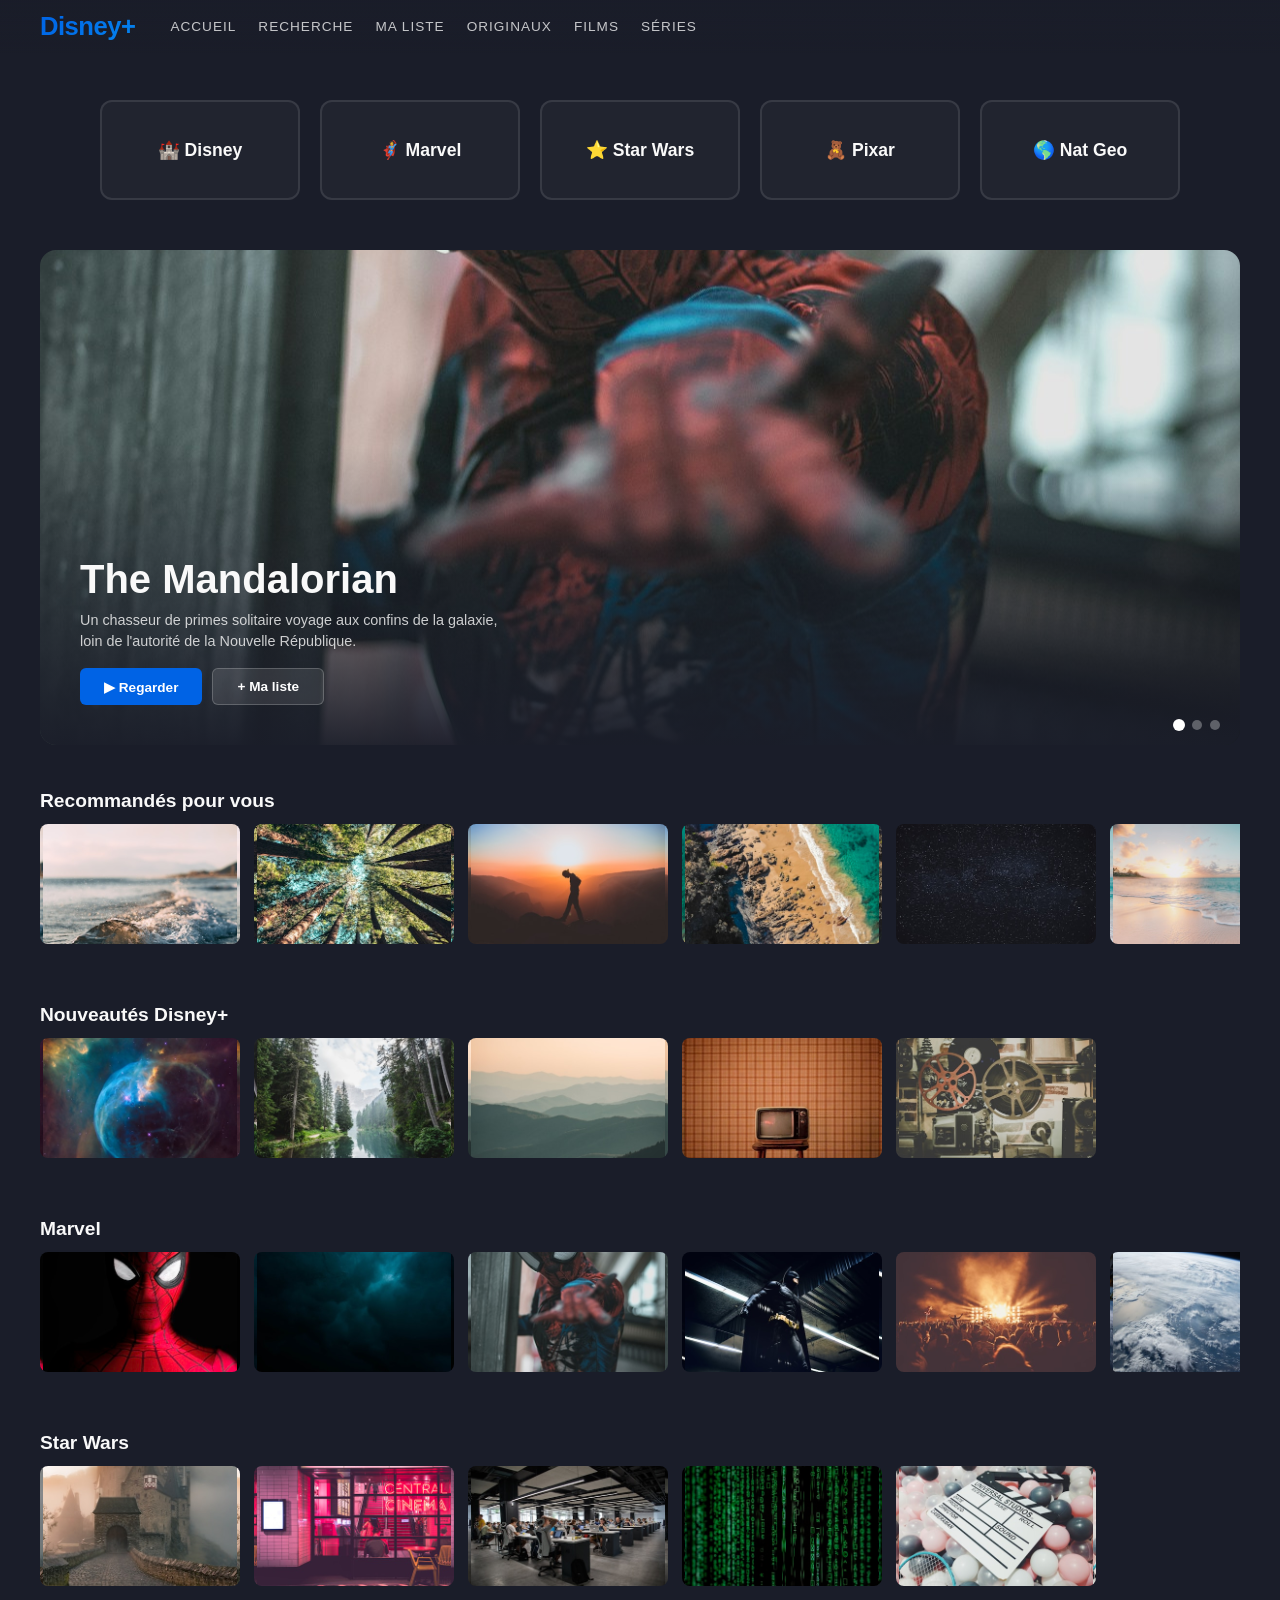
<file: PS5/jeux/disney/index.html>
<!DOCTYPE html>
<html lang="fr">
<head>
    <meta charset="UTF-8">
    <meta name="viewport" content="width=device-width, initial-scale=1.0">
    <title>Disney+ - PlaySphere</title>
    <style>
        * { margin:0; padding:0; box-sizing:border-box; }
        body { background:#1a1d29; color:#f9f9f9; font-family:'Segoe UI',Roboto,sans-serif; overflow-x:hidden; }
        .dp-header { position:fixed; top:0; left:0; right:0; z-index:10; padding:12px 40px; display:flex; align-items:center; gap:35px; background:linear-gradient(rgba(26,29,41,1),rgba(26,29,41,0)); }
        .dp-logo { font-size:1.6rem; font-weight:800; background:linear-gradient(135deg,#0063e5,#0483ee); -webkit-background-clip:text; background-clip:text; -webkit-text-fill-color:transparent; color:transparent; letter-spacing:-0.5px; cursor:pointer; }
        .dp-nav { display:flex; gap:22px; }
        .dp-nav a { color:rgba(255,255,255,0.75); text-decoration:none; font-size:0.85rem; font-weight:500; text-transform:uppercase; letter-spacing:1px; transition:0.2s; position:relative; }
        .dp-nav a:hover { color:white; }
        .dp-nav a::after { content:''; position:absolute; bottom:-4px; left:0; width:0; height:2px; background:#0063e5; transition:0.3s; }
        .dp-nav a:hover::after { width:100%; }
        .brands { display:flex; gap:20px; padding:100px 40px 30px; justify-content:center; }
        .brand-card { flex:1; max-width:200px; height:100px; border-radius:12px; border:2px solid rgba(255,255,255,0.1); display:flex; align-items:center; justify-content:center; font-size:1.1rem; font-weight:700; cursor:pointer; transition:0.4s; background:rgba(255,255,255,0.03); }
        .brand-card:hover { transform:scale(1.05); border-color:rgba(255,255,255,0.3); background:rgba(255,255,255,0.08); box-shadow:0 10px 30px rgba(0,99,229,0.3); }
        .hero-slider { position:relative; height:55vh; margin:20px 40px; border-radius:16px; overflow:hidden; }
        .slide { position:absolute; top:0; left:0; width:100%; height:100%; background-size:cover; background-position:center; opacity:0; transition:opacity 1s; display:flex; align-items:flex-end; }
        .slide.active { opacity:1; }
        .slide::after { content:''; position:absolute; inset:0; background:linear-gradient(transparent 40%,rgba(26,29,41,0.95)); }
        .slide-content { position:relative; z-index:2; padding:40px; max-width:500px; }
        .slide-content h1 { font-size:2.5rem; margin-bottom:8px; }
        .slide-content p { font-size:0.9rem; opacity:0.8; margin-bottom:15px; line-height:1.5; }
        .slide-btns { display:flex; gap:10px; }
        .btn-dp { padding:10px 24px; border-radius:6px; border:none; font-size:0.85rem; font-weight:700; cursor:pointer; transition:0.2s; }
        .btn-dp.primary { background:#0063e5; color:white; }
        .btn-dp.primary:hover { background:#0483ee; }
        .btn-dp.secondary { background:rgba(255,255,255,0.1); color:white; border:1px solid rgba(255,255,255,0.2); }
        .slider-dots { position:absolute; bottom:15px; right:20px; display:flex; gap:8px; z-index:5; }
        .dot { width:10px; height:10px; border-radius:50%; background:rgba(255,255,255,0.3); cursor:pointer; transition:0.3s; }
        .dot.active { background:white; transform:scale(1.2); }
        .section { padding:25px 40px; }
        .section h2 { font-size:1.2rem; margin-bottom:12px; font-weight:600; }
        .row { display:flex; gap:14px; overflow-x:auto; scrollbar-width:none; padding-bottom:10px; }
        .row::-webkit-scrollbar { display:none; }
        .card { flex-shrink:0; width:200px; height:120px; border-radius:8px; background-size:cover; background-position:center; cursor:pointer; transition:0.3s; border:3px solid transparent; position:relative; overflow:hidden; }
        .card:hover { transform:scale(1.08); border-color:rgba(255,255,255,0.4); z-index:2; box-shadow:0 8px 25px rgba(0,0,0,0.6); }
        .card-label { position:absolute; bottom:0; left:0; right:0; padding:6px 8px; background:linear-gradient(transparent,rgba(0,0,0,0.8)); font-size:0.7rem; font-weight:600; opacity:0; transition:0.3s; }
        .card:hover .card-label { opacity:1; }

        /* Responsive */
        @media (max-width: 768px) {
            .dp-header { padding: 12px 20px; flex-direction: column; gap: 15px; }
            .dp-nav { flex-wrap: wrap; justify-content: center; gap: 15px; }
            .brands { padding: 110px 20px 20px; flex-wrap: wrap; }
            .brand-card { min-width: 45%; height: 80px; font-size: 1rem; }
            .hero-slider { margin: 10px 20px; height: 40vh; }
            .slide-content { padding: 20px; }
            .slide-content h1 { font-size: 1.8rem; }
            .slide-content p { font-size: 0.8rem; }
            .slide-btns { flex-direction: column; }
            .section { padding: 15px 20px; }
            .card { width: 150px; height: 90px; }
        }
    </style>
</head>
<body>
    <div class="dp-header">
        <div class="dp-logo">Disney+</div>
        <div class="dp-nav">
            <a href="#">Accueil</a>
            <a href="#">Recherche</a>
            <a href="#">Ma liste</a>
            <a href="#">Originaux</a>
            <a href="#">Films</a>
            <a href="#">Séries</a>
        </div>
    </div>
    <div class="brands">
        <div class="brand-card">🏰 Disney</div>
        <div class="brand-card">🦸 Marvel</div>
        <div class="brand-card">⭐ Star Wars</div>
        <div class="brand-card">🧸 Pixar</div>
        <div class="brand-card">🌎 Nat Geo</div>
    </div>
    <div class="hero-slider" id="hero-slider">
        <div class="slide active" style="background-image:url('../../assets/images/media_2.jpg')">
            <div class="slide-content"><h1>The Mandalorian</h1><p>Un chasseur de primes solitaire voyage aux confins de la galaxie, loin de l'autorité de la Nouvelle République.</p><div class="slide-btns"><button class="btn-dp primary">▶ Regarder</button><button class="btn-dp secondary">+ Ma liste</button></div></div>
        </div>
        <div class="slide" style="background-image:url('../../assets/images/media_3.jpg')">
            <div class="slide-content"><h1>Loki Saison 2</h1><p>Loki navigue dans un multivers en constante expansion aux côtés de Mobius et de nouveaux alliés.</p><div class="slide-btns"><button class="btn-dp primary">▶ Regarder</button><button class="btn-dp secondary">+ Ma liste</button></div></div>
        </div>
        <div class="slide" style="background-image:url('../../assets/images/media_4.jpg')">
            <div class="slide-content"><h1>Encanto</h1><p>La famille Madrigal vit dans un endroit merveilleux en Colombie, dans une maison magique enchantée.</p><div class="slide-btns"><button class="btn-dp primary">▶ Regarder</button><button class="btn-dp secondary">+ Ma liste</button></div></div>
        </div>
        <div class="slider-dots" id="slider-dots"></div>
    </div>
    <div class="section"><h2>Recommandés pour vous</h2><div class="row" id="row1"></div></div>
    <div class="section"><h2>Nouveautés Disney+</h2><div class="row" id="row2"></div></div>
    <div class="section"><h2>Marvel</h2><div class="row" id="row3"></div></div>
    <div class="section"><h2>Star Wars</h2><div class="row" id="row4"></div></div>
    <script>
        const content = {
            row1:[{t:"Vaiana",img:"../../assets/images/media_5.jpg"},{t:"Raya",img:"../../assets/images/media_6.jpg"},{t:"Coco",img:"../../assets/images/media_7.jpg"},{t:"Le Roi Lion",img:"../../assets/images/media_8.jpg"},{t:"Soul",img:"../../assets/images/media_9.jpg"},{t:"Luca",img:"../../assets/images/media_10.jpg"}],
            row2:[{t:"Wish",img:"../../assets/images/media_11.jpg"},{t:"Elemental",img:"../../assets/images/media_12.jpg"},{t:"Peter Pan",img:"../../assets/images/media_13.jpg"},{t:"Haunted M.",img:"../../assets/images/media_14.jpg"},{t:"Indiana Jones",img:"../../assets/images/media_15.jpg"}],
            row3:[{t:"Avengers",img:"../../assets/images/media_16.jpg"},{t:"Black Panther",img:"../../assets/images/media_17.jpg"},{t:"Spider-Man",img:"../../assets/images/media_18.jpg"},{t:"Iron Man",img:"../../assets/images/media_19.jpg"},{t:"Thor",img:"../../assets/images/media_20.jpg"},{t:"Guardians",img:"../../assets/images/media_21.jpg"}],
            row4:[{t:"Obi-Wan",img:"../../assets/images/media_22.jpg"},{t:"Andor",img:"../../assets/images/media_23.jpg"},{t:"Ahsoka",img:"../../assets/images/media_24.jpg"},{t:"Bad Batch",img:"../../assets/images/media_25.jpg"},{t:"Rebels",img:"../../assets/images/media_26.jpg"}]
        };
        Object.keys(content).forEach(id => {
            const row = document.getElementById(id);
            content[id].forEach(c => {
                const d = document.createElement('div');
                d.className = 'card';
                d.style.backgroundImage = `url('${c.img}')`;
                d.innerHTML = `<div class="card-label">${c.t}</div>`;
                row.appendChild(d);
            });
        });
        // Slider
        const slides = document.querySelectorAll('.slide');
        const dotsC = document.getElementById('slider-dots');
        let current = 0;
        slides.forEach((_,i) => {
            const dot = document.createElement('div');
            dot.className = `dot ${i===0?'active':''}`;
            dot.onclick = () => goSlide(i);
            dotsC.appendChild(dot);
        });
        function goSlide(n) {
            slides.forEach(s => s.classList.remove('active'));
            document.querySelectorAll('.dot').forEach(d => d.classList.remove('active'));
            slides[n].classList.add('active');
            document.querySelectorAll('.dot')[n].classList.add('active');
            current = n;
        }
        setInterval(() => goSlide((current+1)%slides.length), 6000);
    </script>
</body>
</html>
</file>
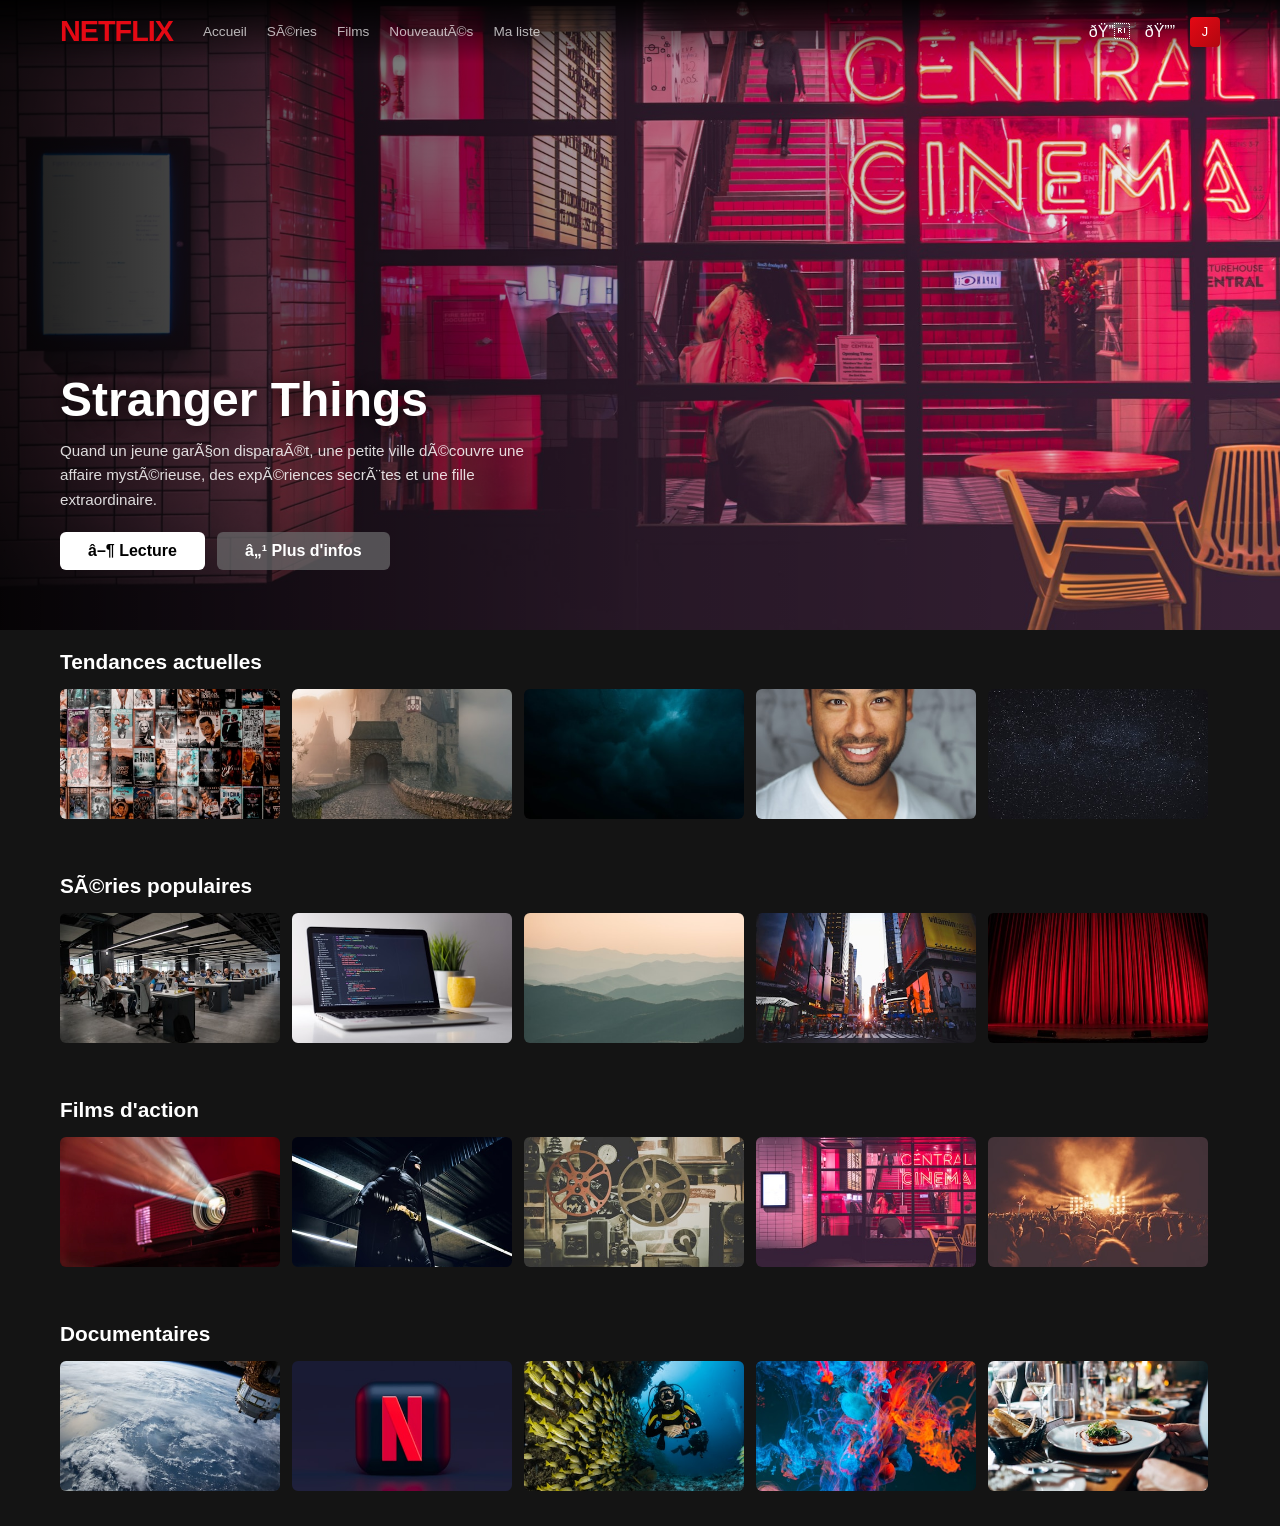
<file: PS5/jeux/netflix/index.html>
﻿<!DOCTYPE html>
<html lang="fr">
<head>
    <meta charset="UTF-8">
    <meta name="viewport" content="width=device-width, initial-scale=1.0">
    <title>Netflix - PlaySphere</title>
    <style>
        * { margin:0; padding:0; box-sizing:border-box; }
        body { background:#141414; color:#fff; font-family:'Segoe UI',Roboto,sans-serif; overflow-x:hidden; }
        .hero { position:relative; height:70vh; background:linear-gradient(to right,rgba(0,0,0,0.9) 0%,rgba(0,0,0,0.3) 50%,transparent 100%),url('../../assets/images/media_31.jpg') center/cover; display:flex; align-items:flex-end; padding:60px; }
        .hero-content { max-width:500px; }
        .hero-content h1 { font-size:3rem; margin-bottom:12px; text-shadow:0 2px 20px rgba(0,0,0,0.8); }
        .hero-content p { font-size:0.95rem; opacity:0.85; line-height:1.6; margin-bottom:20px; }
        .hero-btns { display:flex; gap:12px; }
        .btn-play { background:#fff; color:#000; border:none; padding:10px 28px; border-radius:6px; font-size:1rem; font-weight:700; cursor:pointer; display:flex; align-items:center; gap:8px; transition:0.2s; }
        .btn-play:hover { background:#e0e0e0; }
        .btn-info { background:rgba(109,109,110,0.7); color:#fff; border:none; padding:10px 28px; border-radius:6px; font-size:1rem; font-weight:600; cursor:pointer; transition:0.2s; }
        .btn-info:hover { background:rgba(109,109,110,0.9); }
        .section { padding:20px 60px; }
        .section h2 { font-size:1.3rem; margin-bottom:15px; font-weight:600; }
        .row { display:flex; gap:12px; overflow-x:auto; padding-bottom:15px; scrollbar-width:none; }
        .row::-webkit-scrollbar { display:none; }
        .card { flex-shrink:0; width:220px; height:130px; border-radius:6px; background-size:cover; background-position:center; cursor:pointer; transition:transform 0.3s, box-shadow 0.3s; position:relative; overflow:hidden; }
        .card:hover { transform:scale(1.08); z-index:2; box-shadow:0 10px 30px rgba(0,0,0,0.8); }
        .card-overlay { position:absolute; bottom:0; left:0; right:0; padding:8px 10px; background:linear-gradient(transparent,rgba(0,0,0,0.9)); opacity:0; transition:0.3s; }
        .card:hover .card-overlay { opacity:1; }
        .card-overlay span { font-size:0.75rem; font-weight:600; }
        .top-bar { position:fixed; top:0; left:0; right:0; z-index:10; padding:15px 60px; display:flex; justify-content:space-between; align-items:center; background:linear-gradient(rgba(0,0,0,0.9),transparent); transition:background 0.3s; }
        .logo { font-size:1.8rem; font-weight:900; color:#e50914; letter-spacing:-1px; }
        .nav-links { display:flex; gap:20px; }
        .nav-links a { color:rgba(255,255,255,0.7); text-decoration:none; font-size:0.85rem; transition:0.2s; }
        .nav-links a:hover { color:#fff; }
        /* Video player modal */
        .player-modal { display:none; position:fixed; top:0; left:0; width:100%; height:100%; background:rgba(0,0,0,0.95); z-index:100; justify-content:center; align-items:center; flex-direction:column; }
        .player-modal.active { display:flex; }
        .player-box { width:80%; max-width:900px; aspect-ratio:16/9; background:#000; border-radius:10px; display:flex; align-items:center; justify-content:center; position:relative; overflow:hidden; }
        .player-box .fake-video { width:100%; height:100%; background:linear-gradient(135deg,#1a1a2e,#16213e,#0f3460); display:flex; align-items:center; justify-content:center; }
        .player-box .play-icon { font-size:4rem; cursor:pointer; opacity:0.8; transition:0.3s; }
        .player-box .play-icon:hover { opacity:1; transform:scale(1.1); }
        .player-title { margin-top:15px; font-size:1.2rem; font-weight:600; }
        .player-close { position:absolute; top:15px; right:20px; font-size:1.5rem; cursor:pointer; z-index:101; opacity:0.7; }
        .player-close:hover { opacity:1; }
        .progress-bar { width:80%; max-width:900px; height:4px; background:rgba(255,255,255,0.2); border-radius:4px; margin-top:12px; cursor:pointer; }
        .progress-fill { width:35%; height:100%; background:#e50914; border-radius:4px; transition:width 0.3s; }
    </style>
</head>
<body>
    <div class="top-bar">
        <div style="display:flex;align-items:center;gap:30px;">
            <div class="logo">NETFLIX</div>
            <div class="nav-links">
                <a href="#">Accueil</a>
                <a href="#">SÃ©ries</a>
                <a href="#">Films</a>
                <a href="#">NouveautÃ©s</a>
                <a href="#">Ma liste</a>
            </div>
        </div>
        <div style="display:flex;align-items:center;gap:15px;">
            <span style="cursor:pointer">ðŸ”</span>
            <span style="cursor:pointer">ðŸ””</span>
            <div style="width:30px;height:30px;border-radius:4px;background:linear-gradient(135deg,#e50914,#b20710);display:flex;align-items:center;justify-content:center;font-size:0.8rem;cursor:pointer;">J</div>
        </div>
    </div>

    <div class="hero">
        <div class="hero-content">
            <h1>Stranger Things</h1>
            <p>Quand un jeune garÃ§on disparaÃ®t, une petite ville dÃ©couvre une affaire mystÃ©rieuse, des expÃ©riences secrÃ¨tes et une fille extraordinaire.</p>
            <div class="hero-btns">
                <button class="btn-play" onclick="openPlayer('Stranger Things - S4E01')">â–¶ Lecture</button>
                <button class="btn-info" onclick="openPlayer('Stranger Things - Bande Annonce')">â„¹ Plus d'infos</button>
            </div>
        </div>
    </div>

    <div class="section">
        <h2>Tendances actuelles</h2>
        <div class="row" id="trending"></div>
    </div>
    <div class="section">
        <h2>SÃ©ries populaires</h2>
        <div class="row" id="series"></div>
    </div>
    <div class="section">
        <h2>Films d'action</h2>
        <div class="row" id="action"></div>
    </div>
    <div class="section">
        <h2>Documentaires</h2>
        <div class="row" id="docs"></div>
    </div>

    <div class="player-modal" id="player-modal">
        <span class="player-close" onclick="closePlayer()">âœ•</span>
        <div class="player-box"><div class="fake-video"><span class="play-icon" id="play-toggle">â–¶</span></div></div>
        <div class="player-title" id="player-title">Titre</div>
        <div class="progress-bar"><div class="progress-fill" id="progress-fill"></div></div>
    </div>

    <script>
        const movies = {
            trending: [
                {t:"Squid Game 2",img:"../../assets/images/media_32.jpg"},
                {t:"The Witcher",img:"../../assets/images/media_22.jpg"},
                {t:"Dark",img:"../../assets/images/media_17.jpg"},
                {t:"Money Heist",img:"../../assets/images/media_33.jpg"},
                {t:"Arcane",img:"../../assets/images/media_9.jpg"},
                {t:"Wednesday",img:"../../assets/images/media_14.jpg"},
                {t:"Peaky Blinders",img:"../../assets/images/media_34.jpg"},
            ],
            series: [
                {t:"Breaking Bad",img:"../../assets/images/media_24.jpg"},
                {t:"Narcos",img:"../../assets/images/media_35.jpg"},
                {t:"Ozark",img:"../../assets/images/media_13.jpg"},
                {t:"The Crown",img:"../../assets/images/media_36.jpg"},
                {t:"Lupin",img:"../../assets/images/media_37.jpg"},
                {t:"Black Mirror",img:"../../assets/images/media_25.jpg"},
            ],
            action: [
                {t:"Extraction",img:"../../assets/images/media_38.jpg"},
                {t:"Red Notice",img:"../../assets/images/media_19.jpg"},
                {t:"The Gray Man",img:"../../assets/images/media_15.jpg"},
                {t:"6 Underground",img:"../../assets/images/media_23.jpg"},
                {t:"Triple FrontiÃ¨re",img:"../../assets/images/media_20.jpg"},
                {t:"Old Guard",img:"../../assets/images/media_26.jpg"},
            ],
            docs: [
                {t:"Our Planet",img:"../../assets/images/media_21.jpg"},
                {t:"The Social Dilemma",img:"../../assets/images/media_39.jpg"},
                {t:"Seaspiracy",img:"../../assets/images/media_40.jpg"},
                {t:"Abstract",img:"../../assets/images/media_41.jpg"},
                {t:"Chef's Table",img:"../../assets/images/media_42.jpg"},
            ]
        };
        Object.keys(movies).forEach(cat => {
            const row = document.getElementById(cat);
            movies[cat].forEach(m => {
                const d = document.createElement('div');
                d.className = 'card';
                d.style.backgroundImage = `url('${m.img}')`;
                d.innerHTML = `<div class="card-overlay"><span>${m.t}</span></div>`;
                d.onclick = () => openPlayer(m.t);
                row.appendChild(d);
            });
        });

        let playing = false;
        let progressInterval;
        function openPlayer(title) {
            document.getElementById('player-title').textContent = title;
            document.getElementById('player-modal').classList.add('active');
            document.getElementById('progress-fill').style.width = '0%';
            document.getElementById('play-toggle').textContent = 'â–¶';
            playing = false;
        }
        function closePlayer() {
            document.getElementById('player-modal').classList.remove('active');
            clearInterval(progressInterval);
            playing = false;
        }
        document.getElementById('play-toggle').onclick = function() {
            playing = !playing;
            this.textContent = playing ? 'â¸' : 'â–¶';
            if (playing) {
                progressInterval = setInterval(() => {
                    const fill = document.getElementById('progress-fill');
                    let w = parseFloat(fill.style.width) || 0;
                    if (w >= 100) { clearInterval(progressInterval); playing = false; document.getElementById('play-toggle').textContent = 'â–¶'; return; }
                    fill.style.width = (w + 0.5) + '%';
                }, 200);
            } else { clearInterval(progressInterval); }
        };
        document.addEventListener('keydown', e => { if(e.key==='Escape') closePlayer(); });
    </script>
</body>
</html>
</file>
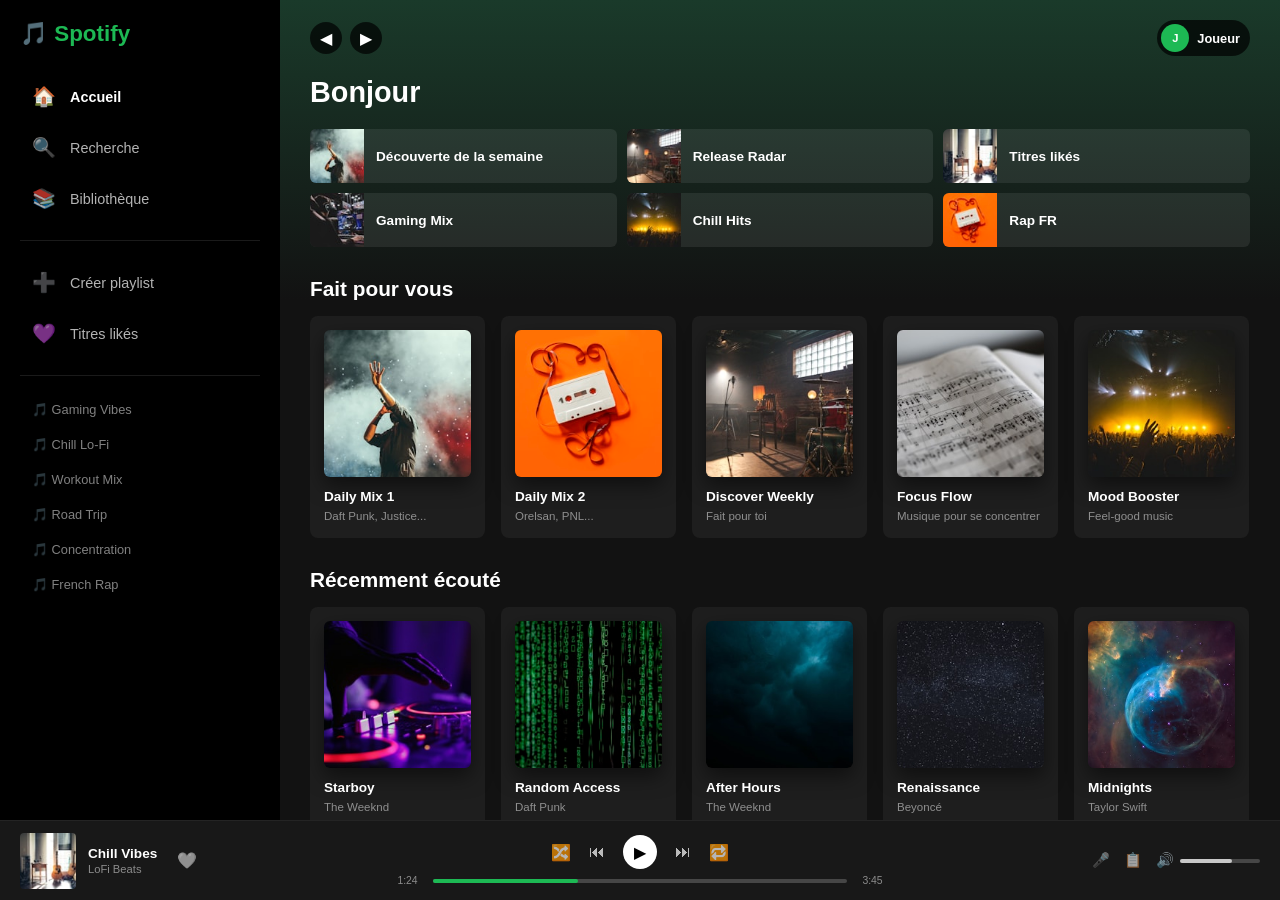
<file: PS5/jeux/spotify/index.html>
<!DOCTYPE html>
<html lang="fr">
<head>
    <meta charset="UTF-8">
    <meta name="viewport" content="width=device-width, initial-scale=1.0">
    <title>Spotify - PlaySphere</title>
    <style>
        * { margin:0; padding:0; box-sizing:border-box; }
        body { background:#121212; color:#fff; font-family:'Segoe UI',Roboto,sans-serif; display:flex; height:100vh; overflow:hidden; }
        .sp-sidebar { width:280px; background:#000; padding:20px; display:flex; flex-direction:column; gap:8px; flex-shrink:0; }
        .sp-logo { font-size:1.4rem; font-weight:800; color:#1db954; margin-bottom:20px; display:flex; align-items:center; gap:8px; }
        .sp-menu-item { display:flex; align-items:center; gap:14px; padding:10px 12px; border-radius:8px; cursor:pointer; font-size:0.9rem; color:rgba(255,255,255,0.7); transition:0.2s; font-weight:500; }
        .sp-menu-item:hover { color:white; }
        .sp-menu-item.active { color:white; font-weight:700; }
        .sp-menu-item .ico { font-size:1.2rem; width:24px; text-align:center; }
        .sp-divider { height:1px; background:rgba(255,255,255,0.1); margin:12px 0; }
        .sp-playlist { font-size:0.8rem; color:rgba(255,255,255,0.5); padding:6px 12px; cursor:pointer; transition:0.2s; border-radius:4px; }
        .sp-playlist:hover { color:white; background:rgba(255,255,255,0.05); }
        .sp-main { flex:1; overflow-y:auto; background:linear-gradient(180deg,#1a3a2a 0%,#121212 300px); }
        .sp-header { padding:20px 30px; display:flex; align-items:center; justify-content:space-between; }
        .sp-nav-btns { display:flex; gap:8px; }
        .sp-nav-btn { width:32px; height:32px; border-radius:50%; background:rgba(0,0,0,0.7); border:none; color:white; font-size:1rem; cursor:pointer; display:flex; align-items:center; justify-content:center; }
        .sp-user-btn { display:flex; align-items:center; gap:8px; background:rgba(0,0,0,0.7); padding:4px 10px 4px 4px; border-radius:20px; cursor:pointer; font-size:0.8rem; font-weight:700; }
        .sp-user-avatar { width:28px; height:28px; border-radius:50%; background:#1db954; display:flex; align-items:center; justify-content:center; font-size:0.7rem; }
        .sp-content { padding:0 30px 100px; }
        .sp-greeting { font-size:1.8rem; font-weight:800; margin-bottom:20px; }
        .sp-quick-grid { display:grid; grid-template-columns:repeat(3,1fr); gap:10px; margin-bottom:30px; }
        .sp-quick { display:flex; align-items:center; gap:12px; background:rgba(255,255,255,0.08); border-radius:6px; overflow:hidden; cursor:pointer; transition:0.2s; height:54px; }
        .sp-quick:hover { background:rgba(255,255,255,0.15); }
        .sp-quick img,.sp-quick .sq-img { width:54px; height:54px; object-fit:cover; background-size:cover; background-position:center; flex-shrink:0; }
        .sp-quick span { font-size:0.85rem; font-weight:700; white-space:nowrap; overflow:hidden; text-overflow:ellipsis; }
        .sp-section h2 { font-size:1.3rem; font-weight:700; margin-bottom:15px; }
        .sp-section { margin-bottom:30px; }
        .sp-row { display:flex; gap:16px; overflow-x:auto; scrollbar-width:none; }
        .sp-row::-webkit-scrollbar { display:none; }
        .sp-card { flex-shrink:0; width:175px; background:rgba(255,255,255,0.05); border-radius:8px; padding:14px; cursor:pointer; transition:0.3s; }
        .sp-card:hover { background:rgba(255,255,255,0.1); transform:translateY(-3px); }
        .sp-card-img { width:100%; aspect-ratio:1; border-radius:6px; background-size:cover; background-position:center; margin-bottom:12px; box-shadow:0 8px 20px rgba(0,0,0,0.5); }
        .sp-card h4 { font-size:0.85rem; margin-bottom:4px; white-space:nowrap; overflow:hidden; text-overflow:ellipsis; }
        .sp-card p { font-size:0.72rem; color:rgba(255,255,255,0.5); line-height:1.4; display:-webkit-box; -webkit-line-clamp:2; -webkit-box-orient:vertical; overflow:hidden; }
        /* Player Bar */
        .sp-player { position:fixed; bottom:0; left:0; right:0; height:80px; background:#181818; border-top:1px solid rgba(255,255,255,0.05); display:flex; align-items:center; padding:0 20px; z-index:20; }
        .sp-now { display:flex; align-items:center; gap:12px; flex:1; }
        .sp-now-img { width:56px; height:56px; border-radius:4px; background-size:cover; background-position:center; }
        .sp-now-info h5 { font-size:0.85rem; margin-bottom:2px; }
        .sp-now-info p { font-size:0.7rem; color:rgba(255,255,255,0.5); }
        .sp-controls { flex:2; display:flex; flex-direction:column; align-items:center; gap:6px; }
        .sp-ctrl-btns { display:flex; align-items:center; gap:18px; }
        .sp-ctrl-btn { background:none; border:none; color:rgba(255,255,255,0.7); font-size:1rem; cursor:pointer; transition:0.2s; }
        .sp-ctrl-btn:hover { color:white; }
        .sp-ctrl-btn.main-play { background:#fff; color:#000; width:34px; height:34px; border-radius:50%; display:flex; align-items:center; justify-content:center; font-size:1rem; }
        .sp-ctrl-btn.main-play:hover { transform:scale(1.05); }
        .sp-progress { display:flex; align-items:center; gap:8px; width:100%; max-width:500px; }
        .sp-progress span { font-size:0.65rem; color:rgba(255,255,255,0.5); min-width:35px; text-align:center; }
        .sp-prog-bar { flex:1; height:4px; background:rgba(255,255,255,0.2); border-radius:4px; cursor:pointer; position:relative; }
        .sp-prog-fill { height:100%; background:#1db954; border-radius:4px; width:35%; transition:width 0.3s; }
        .sp-prog-bar:hover .sp-prog-fill { background:#1ed760; }
        .sp-extra { flex:1; display:flex; justify-content:flex-end; align-items:center; gap:14px; }
        .sp-vol { display:flex; align-items:center; gap:6px; }
        .sp-vol-bar { width:80px; height:4px; background:rgba(255,255,255,0.2); border-radius:4px; cursor:pointer; }
        .sp-vol-fill { width:65%; height:100%; background:rgba(255,255,255,0.7); border-radius:4px; }
        
        /* Responsive */
        @media (max-width: 768px) {
            body { flex-direction: column; }
            .sp-sidebar { width: 100%; padding: 15px; flex-direction: row; flex-wrap: wrap; justify-content: center; height: auto; }
            .sp-playlist { display: none; } /* Hide playlists on mobile sidebar */
            .sp-divider { display: none; }
            .sp-content { padding: 0 15px 120px; }
            .sp-quick-grid { grid-template-columns: 1fr; }
            .sp-player { flex-direction: column; height: 130px; padding: 10px; justify-content: center; gap: 10px; }
            .sp-now { width: 100%; justify-content: center; }
            .sp-extra { display: none; } /* Hide volume controls on mobile */
            .sp-controls { width: 100%; }
        }
    </style>
</head>
<body>
    <div class="sp-sidebar">
        <div class="sp-logo">🎵 Spotify</div>
        <div class="sp-menu-item active"><span class="ico">🏠</span> Accueil</div>
        <div class="sp-menu-item"><span class="ico">🔍</span> Recherche</div>
        <div class="sp-menu-item"><span class="ico">📚</span> Bibliothèque</div>
        <div class="sp-divider"></div>
        <div class="sp-menu-item"><span class="ico">➕</span> Créer playlist</div>
        <div class="sp-menu-item"><span class="ico">💜</span> Titres likés</div>
        <div class="sp-divider"></div>
        <div class="sp-playlist">🎵 Gaming Vibes</div>
        <div class="sp-playlist">🎵 Chill Lo-Fi</div>
        <div class="sp-playlist">🎵 Workout Mix</div>
        <div class="sp-playlist">🎵 Road Trip</div>
        <div class="sp-playlist">🎵 Concentration</div>
        <div class="sp-playlist">🎵 French Rap</div>
    </div>
    <div class="sp-main">
        <div class="sp-header">
            <div class="sp-nav-btns"><button class="sp-nav-btn">◀</button><button class="sp-nav-btn">▶</button></div>
            <div class="sp-user-btn"><div class="sp-user-avatar">J</div> Joueur</div>
        </div>
        <div class="sp-content">
            <div class="sp-greeting" id="greeting">Bonsoir</div>
            <div class="sp-quick-grid" id="quick-grid"></div>
            <div class="sp-section"><h2>Fait pour vous</h2><div class="sp-row" id="r1"></div></div>
            <div class="sp-section"><h2>Récemment écouté</h2><div class="sp-row" id="r2"></div></div>
            <div class="sp-section"><h2>Playlists populaires</h2><div class="sp-row" id="r3"></div></div>
        </div>
    </div>
    <div class="sp-player">
        <div class="sp-now">
            <div class="sp-now-img" id="now-img" style="background-image:url('../../assets/images/media_43.jpg')"></div>
            <div class="sp-now-info"><h5 id="now-title">Chill Vibes</h5><p id="now-artist">LoFi Beats</p></div>
            <span style="cursor:pointer;margin-left:8px;opacity:0.6" id="like-btn" onclick="this.textContent=this.textContent==='🤍'?'💚':'🤍'">🤍</span>
        </div>
        <div class="sp-controls">
            <div class="sp-ctrl-btns">
                <button class="sp-ctrl-btn">🔀</button>
                <button class="sp-ctrl-btn">⏮</button>
                <button class="sp-ctrl-btn main-play" id="play-btn" onclick="togglePlay()">▶</button>
                <button class="sp-ctrl-btn">⏭</button>
                <button class="sp-ctrl-btn">🔁</button>
            </div>
            <div class="sp-progress"><span>1:24</span><div class="sp-prog-bar"><div class="sp-prog-fill" id="prog-fill"></div></div><span>3:45</span></div>
        </div>
        <div class="sp-extra">
            <span style="cursor:pointer;font-size:0.9rem;opacity:0.6">🎤</span>
            <span style="cursor:pointer;font-size:0.9rem;opacity:0.6">📋</span>
            <div class="sp-vol"><span style="font-size:0.9rem;opacity:0.6;cursor:pointer">🔊</span><div class="sp-vol-bar"><div class="sp-vol-fill"></div></div></div>
        </div>
    </div>
    <script>
        // Greeting
        const h = new Date().getHours();
        document.getElementById('greeting').textContent = h<12?'Bonjour':h<18?'Bon après-midi':'Bonsoir';
        // Quick picks
        const quicks = [{t:"Découverte de la semaine",img:"../../assets/images/media_44.jpg"},{t:"Release Radar",img:"../../assets/images/media_45.jpg"},{t:"Titres likés",img:"../../assets/images/media_43.jpg"},{t:"Gaming Mix",img:"../../assets/images/media_46.jpg"},{t:"Chill Hits",img:"../../assets/images/media_47.jpg"},{t:"Rap FR",img:"../../assets/images/media_48.jpg"}];
        const qg = document.getElementById('quick-grid');
        quicks.forEach(q => {
            const d = document.createElement('div'); d.className = 'sp-quick';
            d.innerHTML = `<div class="sq-img" style="background-image:url('${q.img}')"></div><span>${q.t}</span>`;
            d.onclick = () => playSong(q.t,'Spotify Mix');
            qg.appendChild(d);
        });
        // Cards
        const rows = {
            r1:[{t:"Daily Mix 1",p:"Daft Punk, Justice...",img:"../../assets/images/media_49.jpg"},{t:"Daily Mix 2",p:"Orelsan, PNL...",img:"../../assets/images/media_50.jpg"},{t:"Discover Weekly",p:"Fait pour toi",img:"../../assets/images/media_51.jpg"},{t:"Focus Flow",p:"Musique pour se concentrer",img:"../../assets/images/media_52.jpg"},{t:"Mood Booster",p:"Feel-good music",img:"../../assets/images/media_53.jpg"}],
            r2:[{t:"Starboy",p:"The Weeknd",img:"../../assets/images/media_54.jpg"},{t:"Random Access",p:"Daft Punk",img:"../../assets/images/media_55.jpg"},{t:"After Hours",p:"The Weeknd",img:"../../assets/images/media_56.jpg"},{t:"Renaissance",p:"Beyoncé",img:"../../assets/images/media_57.jpg"},{t:"Midnights",p:"Taylor Swift",img:"../../assets/images/media_58.jpg"}],
            r3:[{t:"Today's Top Hits",p:"50 titres les plus écoutés",img:"../../assets/images/media_49.jpg"},{t:"RapCaviar",p:"Le meilleur du rap",img:"../../assets/images/media_50.jpg"},{t:"Peaceful Piano",p:"Relaxation & focus",img:"../../assets/images/media_59.jpg"},{t:"Beast Mode",p:"Workout intensif",img:"../../assets/images/media_60.jpg"},{t:"Indie Pop",p:"Découvertes indie",img:"../../assets/images/media_61.jpg"}]
        };
        Object.keys(rows).forEach(id => {
            const row = document.getElementById(id);
            rows[id].forEach(c => {
                const d = document.createElement('div'); d.className='sp-card';
                d.innerHTML = `<div class="sp-card-img" style="background-image:url('${c.img}')"></div><h4>${c.t}</h4><p>${c.p}</p>`;
                d.onclick = () => playSong(c.t, c.p);
                row.appendChild(d);
            });
        });
        // Player
        let isPlaying = false;
        let progInterval;
        function togglePlay() {
            isPlaying = !isPlaying;
            document.getElementById('play-btn').textContent = isPlaying ? '⏸' : '▶';
            if(isPlaying) {
                progInterval = setInterval(() => {
                    const f = document.getElementById('prog-fill');
                    let w = parseFloat(f.style.width)||0;
                    if(w>=100){clearInterval(progInterval);isPlaying=false;document.getElementById('play-btn').textContent='▶';return;}
                    f.style.width = (w+0.3)+'%';
                },200);
            } else { clearInterval(progInterval); }
        }
        function playSong(title, artist) {
            document.getElementById('now-title').textContent = title;
            document.getElementById('now-artist').textContent = artist;
            document.getElementById('prog-fill').style.width = '0%';
            if(!isPlaying) togglePlay();
        }
    </script>
</body>
</html>
</file>
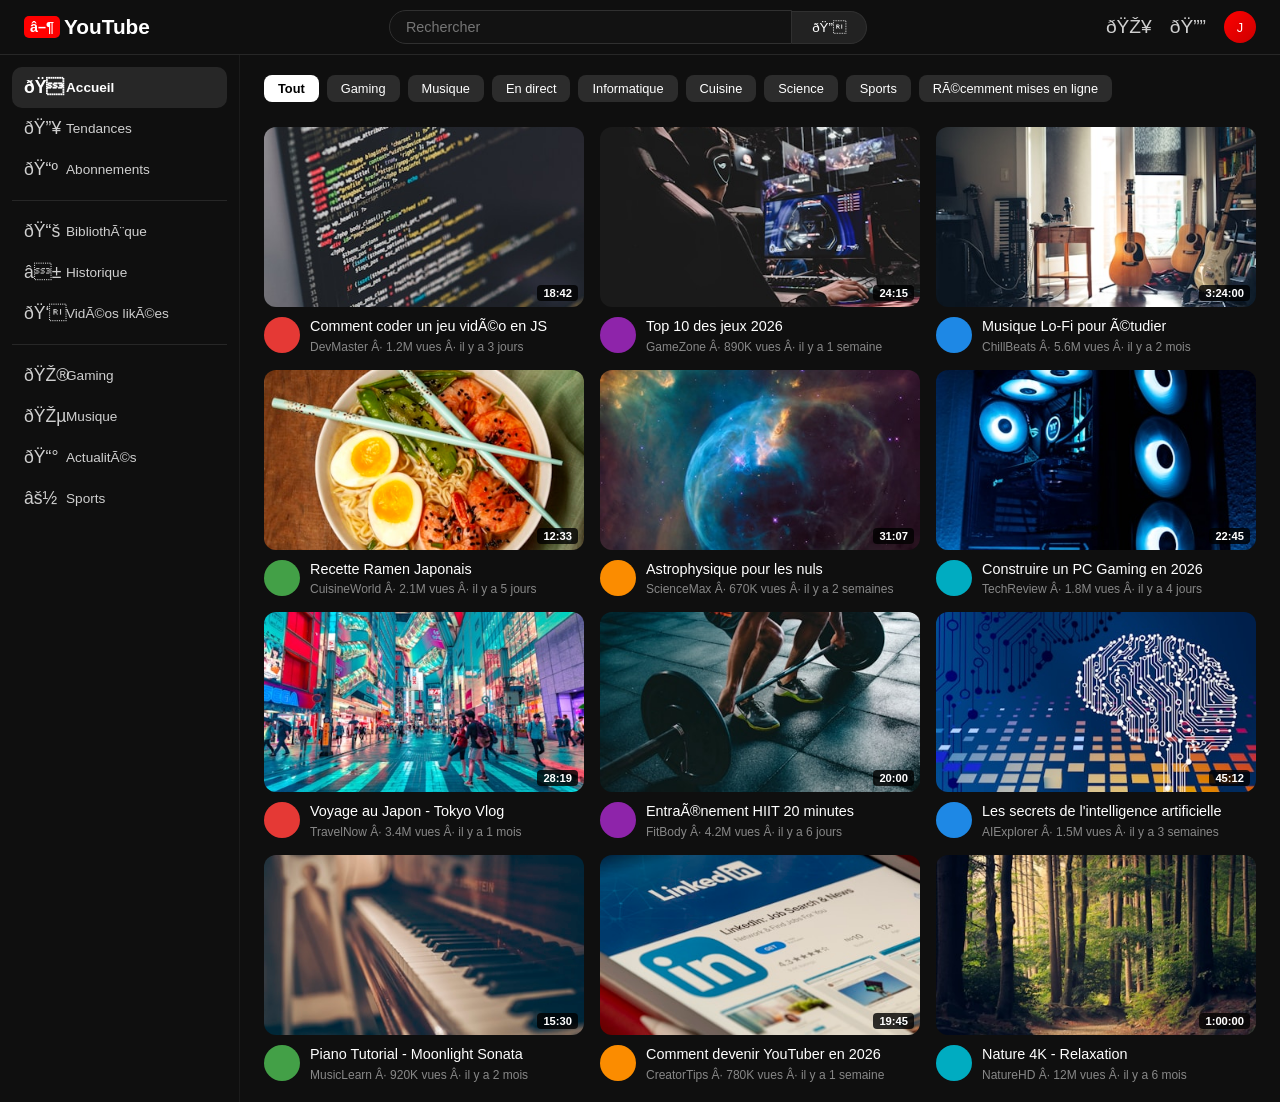
<file: PS5/jeux/youtube/index.html>
﻿<!DOCTYPE html>
<html lang="fr">
<head>
    <meta charset="UTF-8">
    <meta name="viewport" content="width=device-width, initial-scale=1.0">
    <title>YouTube - PlaySphere</title>
    <style>
        * { margin:0; padding:0; box-sizing:border-box; }
        body { background:#0f0f0f; color:#fff; font-family:'Segoe UI',Roboto,sans-serif; }
        .yt-header { background:#0f0f0f; padding:10px 24px; display:flex; justify-content:space-between; align-items:center; position:sticky; top:0; z-index:10; border-bottom:1px solid rgba(255,255,255,0.1); }
        .yt-logo { display:flex; align-items:center; gap:4px; font-size:1.3rem; font-weight:700; cursor:pointer; }
        .yt-logo .icon { background:#ff0000; color:white; padding:3px 6px; border-radius:5px; font-size:0.9rem; }
        .yt-search { display:flex; align-items:center; flex:0.5; }
        .yt-search input { flex:1; padding:8px 16px; background:#121212; border:1px solid #303030; border-radius:20px 0 0 20px; color:white; font-size:0.9rem; outline:none; }
        .yt-search input:focus { border-color:#1c62b9; }
        .yt-search button { padding:8px 20px; background:#222; border:1px solid #303030; border-left:none; border-radius:0 20px 20px 0; color:white; cursor:pointer; }
        .yt-icons { display:flex; gap:18px; align-items:center; }
        .yt-icons span { font-size:1.2rem; cursor:pointer; opacity:0.8; transition:0.2s; }
        .yt-icons span:hover { opacity:1; }
        .yt-avatar { width:32px; height:32px; border-radius:50%; background:linear-gradient(135deg,#ff0000,#cc0000); display:flex; align-items:center; justify-content:center; font-size:0.8rem; cursor:pointer; }
        .main { display:flex; }
        .sidebar { width:240px; padding:12px; flex-shrink:0; border-right:1px solid rgba(255,255,255,0.05); }
        .sidebar-item { display:flex; align-items:center; gap:18px; padding:10px 12px; border-radius:10px; cursor:pointer; font-size:0.85rem; color:rgba(255,255,255,0.8); transition:0.2s; }
        .sidebar-item:hover { background:rgba(255,255,255,0.1); }
        .sidebar-item.active { background:rgba(255,255,255,0.1); font-weight:600; color:white; }
        .sidebar-item .ico { font-size:1.1rem; width:24px; text-align:center; }
        .sidebar-divider { height:1px; background:rgba(255,255,255,0.1); margin:10px 0; }
        .content { flex:1; padding:20px 24px; }
        .chips { display:flex; gap:8px; margin-bottom:20px; overflow-x:auto; scrollbar-width:none; padding-bottom:5px; }
        .chips::-webkit-scrollbar { display:none; }
        .chip { padding:6px 14px; background:rgba(255,255,255,0.12); border-radius:8px; font-size:0.8rem; white-space:nowrap; cursor:pointer; transition:0.2s; border:none; color:white; }
        .chip:hover { background:rgba(255,255,255,0.2); }
        .chip.active { background:#fff; color:#000; font-weight:600; }
        .grid { display:grid; grid-template-columns:repeat(auto-fill,minmax(300px,1fr)); gap:16px; }
        .video-card { cursor:pointer; transition:0.2s; }
        .video-card:hover { transform:translateY(-2px); }
        .thumb { width:100%; aspect-ratio:16/9; border-radius:12px; background-size:cover; background-position:center; position:relative; overflow:hidden; }
        .thumb .duration { position:absolute; bottom:6px; right:6px; background:rgba(0,0,0,0.8); padding:2px 6px; border-radius:4px; font-size:0.7rem; font-weight:600; }
        .video-info { display:flex; gap:10px; margin-top:10px; }
        .channel-avatar { width:36px; height:36px; border-radius:50%; background:linear-gradient(135deg,#666,#999); flex-shrink:0; }
        .video-info h3 { font-size:0.9rem; font-weight:500; line-height:1.3; margin-bottom:4px; display:-webkit-box; -webkit-line-clamp:2; -webkit-box-orient:vertical; overflow:hidden; }
        .video-meta { font-size:0.75rem; color:rgba(255,255,255,0.5); }
        /* Video player */
        .player-modal { display:none; position:fixed; top:0; left:0; width:100%; height:100%; background:rgba(0,0,0,0.95); z-index:100; flex-direction:column; align-items:center; justify-content:center; }
        .player-modal.active { display:flex; }
        .player-video { width:85%; max-width:1000px; aspect-ratio:16/9; background:#000; border-radius:12px; display:flex; align-items:center; justify-content:center; cursor:pointer; }
        .player-video .big-play { font-size:4rem; opacity:0.8; transition:0.3s; }
        .player-video .big-play:hover { opacity:1; transform:scale(1.1); }
        .player-info { width:85%; max-width:1000px; margin-top:15px; }
        .player-info h2 { font-size:1.2rem; margin-bottom:5px; }
        .player-info p { font-size:0.8rem; color:rgba(255,255,255,0.5); }
        .player-close { position:fixed; top:15px; right:20px; font-size:1.5rem; cursor:pointer; z-index:101; }
    </style>
</head>
<body>
    <div class="yt-header">
        <div class="yt-logo"><span class="icon">â–¶</span> YouTube</div>
        <div class="yt-search">
            <input type="text" placeholder="Rechercher" id="yt-search-input">
            <button>ðŸ”</button>
        </div>
        <div class="yt-icons">
            <span>ðŸŽ¥</span><span>ðŸ””</span>
            <div class="yt-avatar">J</div>
        </div>
    </div>
    <div class="main">
        <div class="sidebar">
            <div class="sidebar-item active"><span class="ico">ðŸ </span> Accueil</div>
            <div class="sidebar-item"><span class="ico">ðŸ”¥</span> Tendances</div>
            <div class="sidebar-item"><span class="ico">ðŸ“º</span> Abonnements</div>
            <div class="sidebar-divider"></div>
            <div class="sidebar-item"><span class="ico">ðŸ“š</span> BibliothÃ¨que</div>
            <div class="sidebar-item"><span class="ico">â±</span> Historique</div>
            <div class="sidebar-item"><span class="ico">ðŸ‘</span> VidÃ©os likÃ©es</div>
            <div class="sidebar-divider"></div>
            <div class="sidebar-item"><span class="ico">ðŸŽ®</span> Gaming</div>
            <div class="sidebar-item"><span class="ico">ðŸŽµ</span> Musique</div>
            <div class="sidebar-item"><span class="ico">ðŸ“°</span> ActualitÃ©s</div>
            <div class="sidebar-item"><span class="ico">âš½</span> Sports</div>
        </div>
        <div class="content">
            <div class="chips">
                <button class="chip active">Tout</button>
                <button class="chip">Gaming</button>
                <button class="chip">Musique</button>
                <button class="chip">En direct</button>
                <button class="chip">Informatique</button>
                <button class="chip">Cuisine</button>
                <button class="chip">Science</button>
                <button class="chip">Sports</button>
                <button class="chip">RÃ©cemment mises en ligne</button>
            </div>
            <div class="grid" id="video-grid"></div>
        </div>
    </div>
    <div class="player-modal" id="player-modal">
        <span class="player-close" onclick="closePlayer()">âœ•</span>
        <div class="player-video" onclick="togglePlay()">
            <span class="big-play" id="big-play">â–¶</span>
        </div>
        <div class="player-info">
            <h2 id="p-title">Titre</h2>
            <p id="p-meta">0 vues Â· il y a 0 jours</p>
        </div>
    </div>
    <script>
        const videos = [
            {t:"Comment coder un jeu vidÃ©o en JS",ch:"DevMaster",views:"1.2M",ago:"3 jours",dur:"18:42",img:"../../assets/images/media_73.jpg"},
            {t:"Top 10 des jeux 2026",ch:"GameZone",views:"890K",ago:"1 semaine",dur:"24:15",img:"../../assets/images/media_63.jpg"},
            {t:"Musique Lo-Fi pour Ã©tudier",ch:"ChillBeats",views:"5.6M",ago:"2 mois",dur:"3:24:00",img:"../../assets/images/media_74.jpg"},
            {t:"Recette Ramen Japonais",ch:"CuisineWorld",views:"2.1M",ago:"5 jours",dur:"12:33",img:"../../assets/images/media_75.jpg"},
            {t:"Astrophysique pour les nuls",ch:"ScienceMax",views:"670K",ago:"2 semaines",dur:"31:07",img:"../../assets/images/media_11.jpg"},
            {t:"Construire un PC Gaming en 2026",ch:"TechReview",views:"1.8M",ago:"4 jours",dur:"22:45",img:"../../assets/images/media_76.jpg"},
            {t:"Voyage au Japon - Tokyo Vlog",ch:"TravelNow",views:"3.4M",ago:"1 mois",dur:"28:19",img:"../../assets/images/media_77.jpg"},
            {t:"EntraÃ®nement HIIT 20 minutes",ch:"FitBody",views:"4.2M",ago:"6 jours",dur:"20:00",img:"../../assets/images/media_78.jpg"},
            {t:"Les secrets de l'intelligence artificielle",ch:"AIExplorer",views:"1.5M",ago:"3 semaines",dur:"45:12",img:"../../assets/images/media_79.jpg"},
            {t:"Piano Tutorial - Moonlight Sonata",ch:"MusicLearn",views:"920K",ago:"2 mois",dur:"15:30",img:"../../assets/images/media_80.jpg"},
            {t:"Comment devenir YouTuber en 2026",ch:"CreatorTips",views:"780K",ago:"1 semaine",dur:"19:45",img:"../../assets/images/media_64.jpg"},
            {t:"Nature 4K - Relaxation",ch:"NatureHD",views:"12M",ago:"6 mois",dur:"1:00:00",img:"../../assets/images/media_81.jpg"},
        ];
        const grid = document.getElementById('video-grid');
        const colors = ['#e53935','#8e24aa','#1e88e5','#43a047','#fb8c00','#00acc1'];
        videos.forEach((v,i) => {
            const d = document.createElement('div');
            d.className = 'video-card';
            d.innerHTML = `
                <div class="thumb" style="background-image:url('${v.img}')"><span class="duration">${v.dur}</span></div>
                <div class="video-info">
                    <div class="channel-avatar" style="background:${colors[i%colors.length]}"></div>
                    <div><h3>${v.t}</h3><div class="video-meta">${v.ch} Â· ${v.views} vues Â· il y a ${v.ago}</div></div>
                </div>`;
            d.onclick = () => openPlayer(v.t, v.ch, v.views, v.ago);
            grid.appendChild(d);
        });
        let isPlaying = false;
        function openPlayer(t,ch,views,ago) {
            document.getElementById('p-title').textContent = t;
            document.getElementById('p-meta').textContent = `${ch} Â· ${views} vues Â· il y a ${ago}`;
            document.getElementById('player-modal').classList.add('active');
            isPlaying = false;
            document.getElementById('big-play').textContent = 'â–¶';
        }
        function closePlayer() { document.getElementById('player-modal').classList.remove('active'); isPlaying=false; }
        function togglePlay() { isPlaying=!isPlaying; document.getElementById('big-play').textContent = isPlaying?'â¸':'â–¶'; }
        document.addEventListener('keydown', e => { if(e.key==='Escape') closePlayer(); });
        document.querySelectorAll('.chip').forEach(c => c.onclick = function() {
            document.querySelectorAll('.chip').forEach(x => x.classList.remove('active'));
            this.classList.add('active');
        });
    </script>
</body>
</html>
</file>
